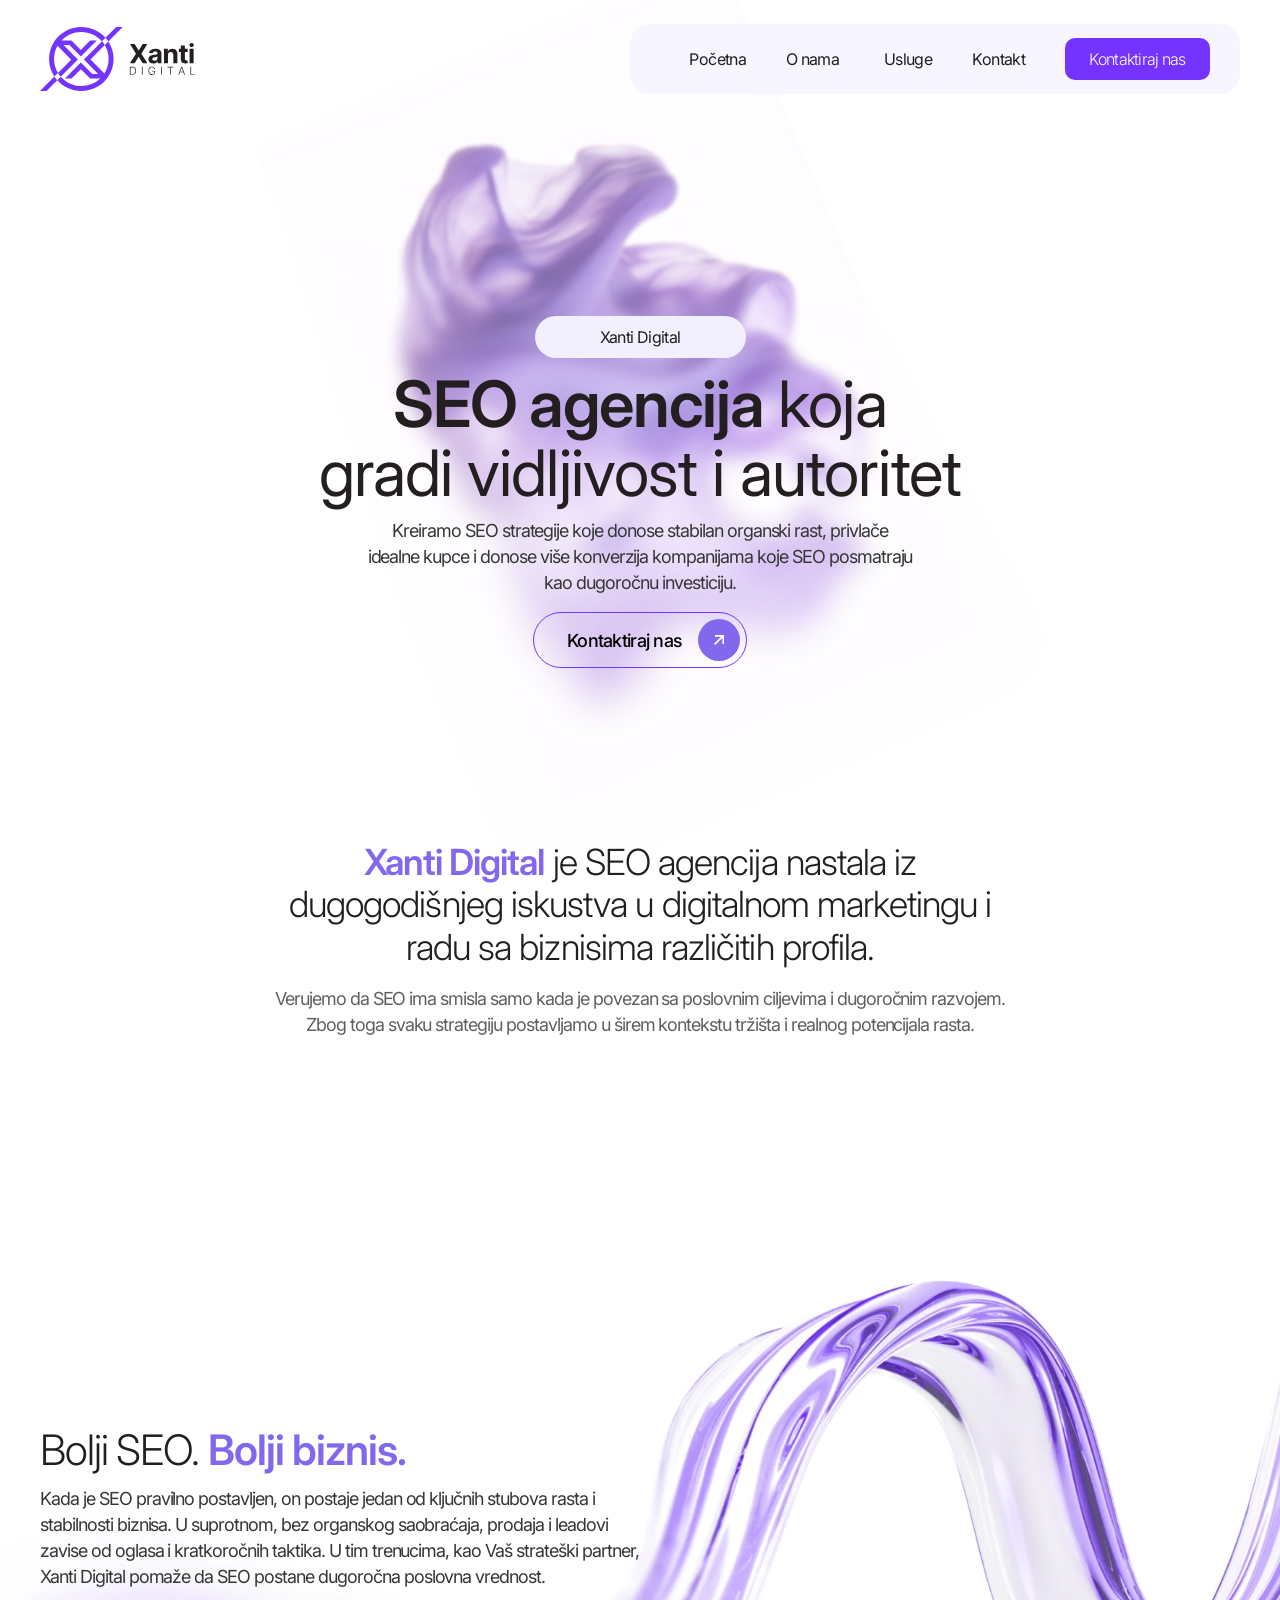
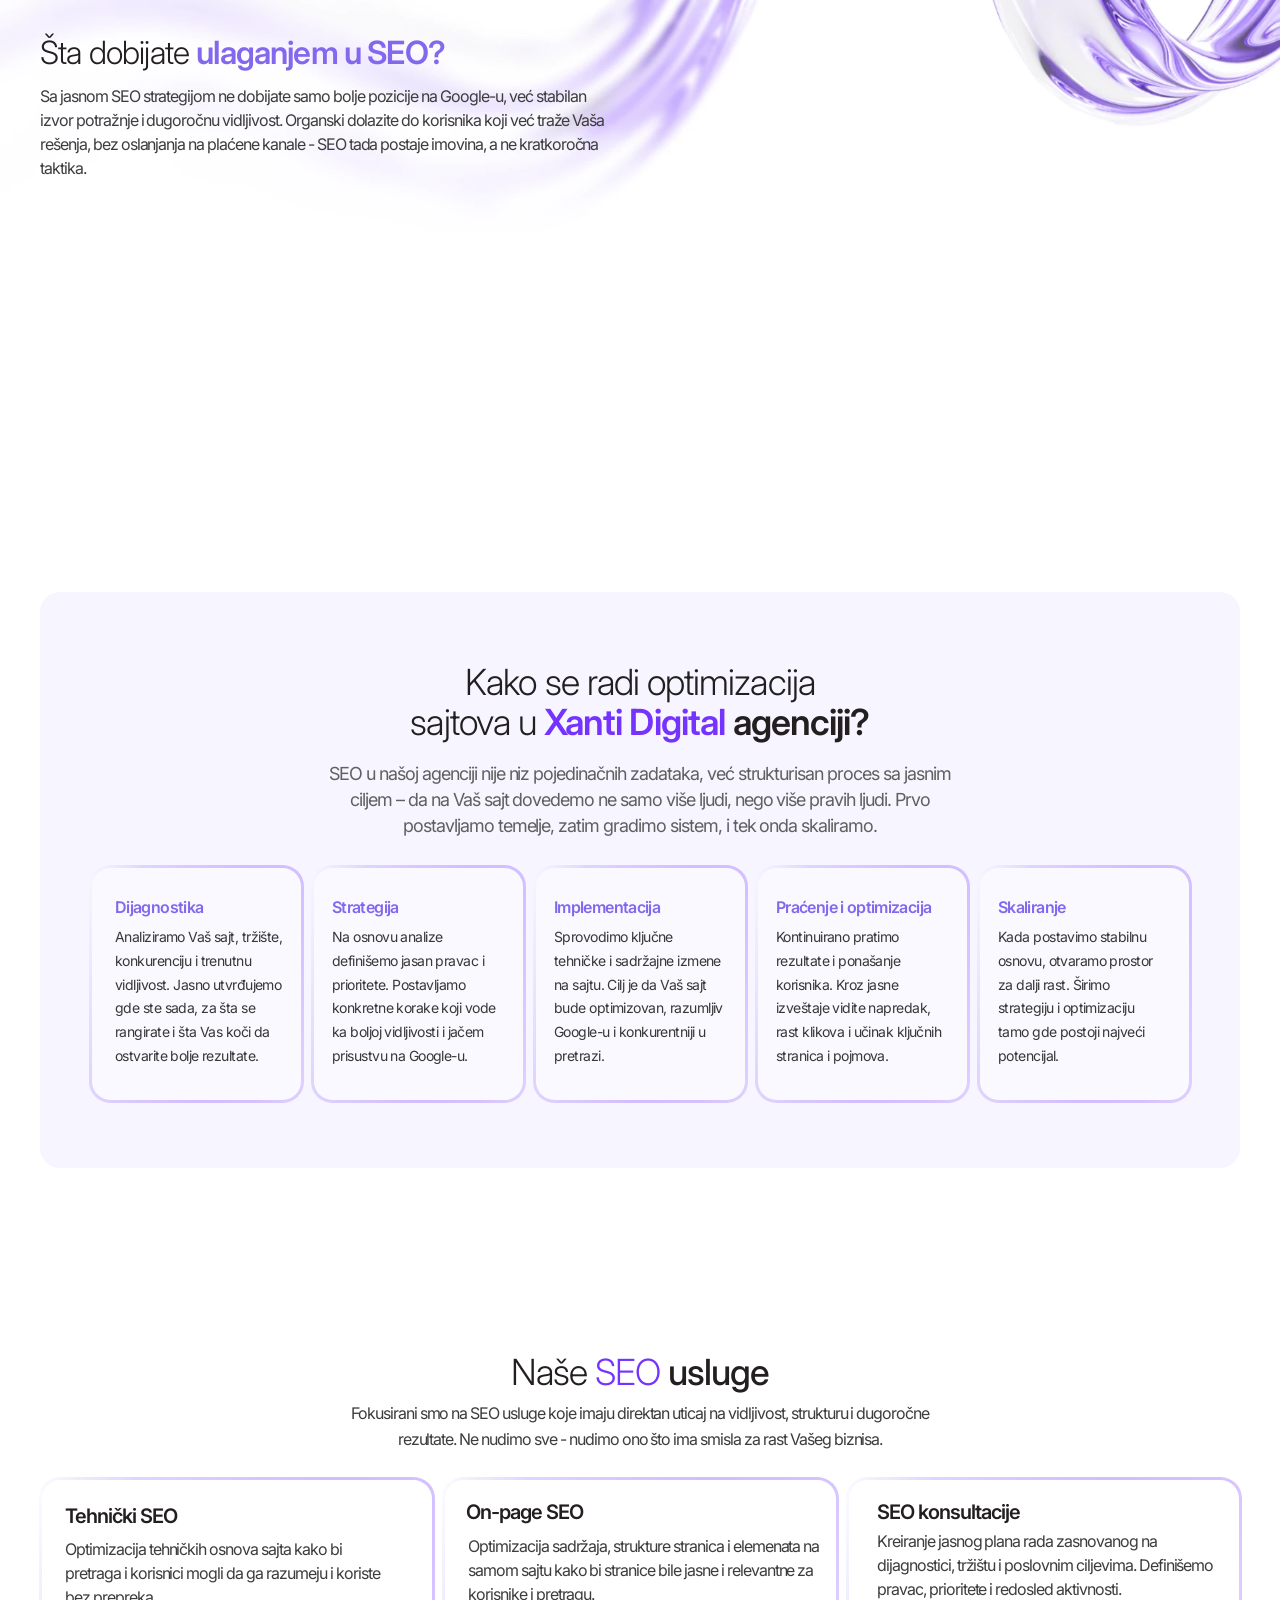
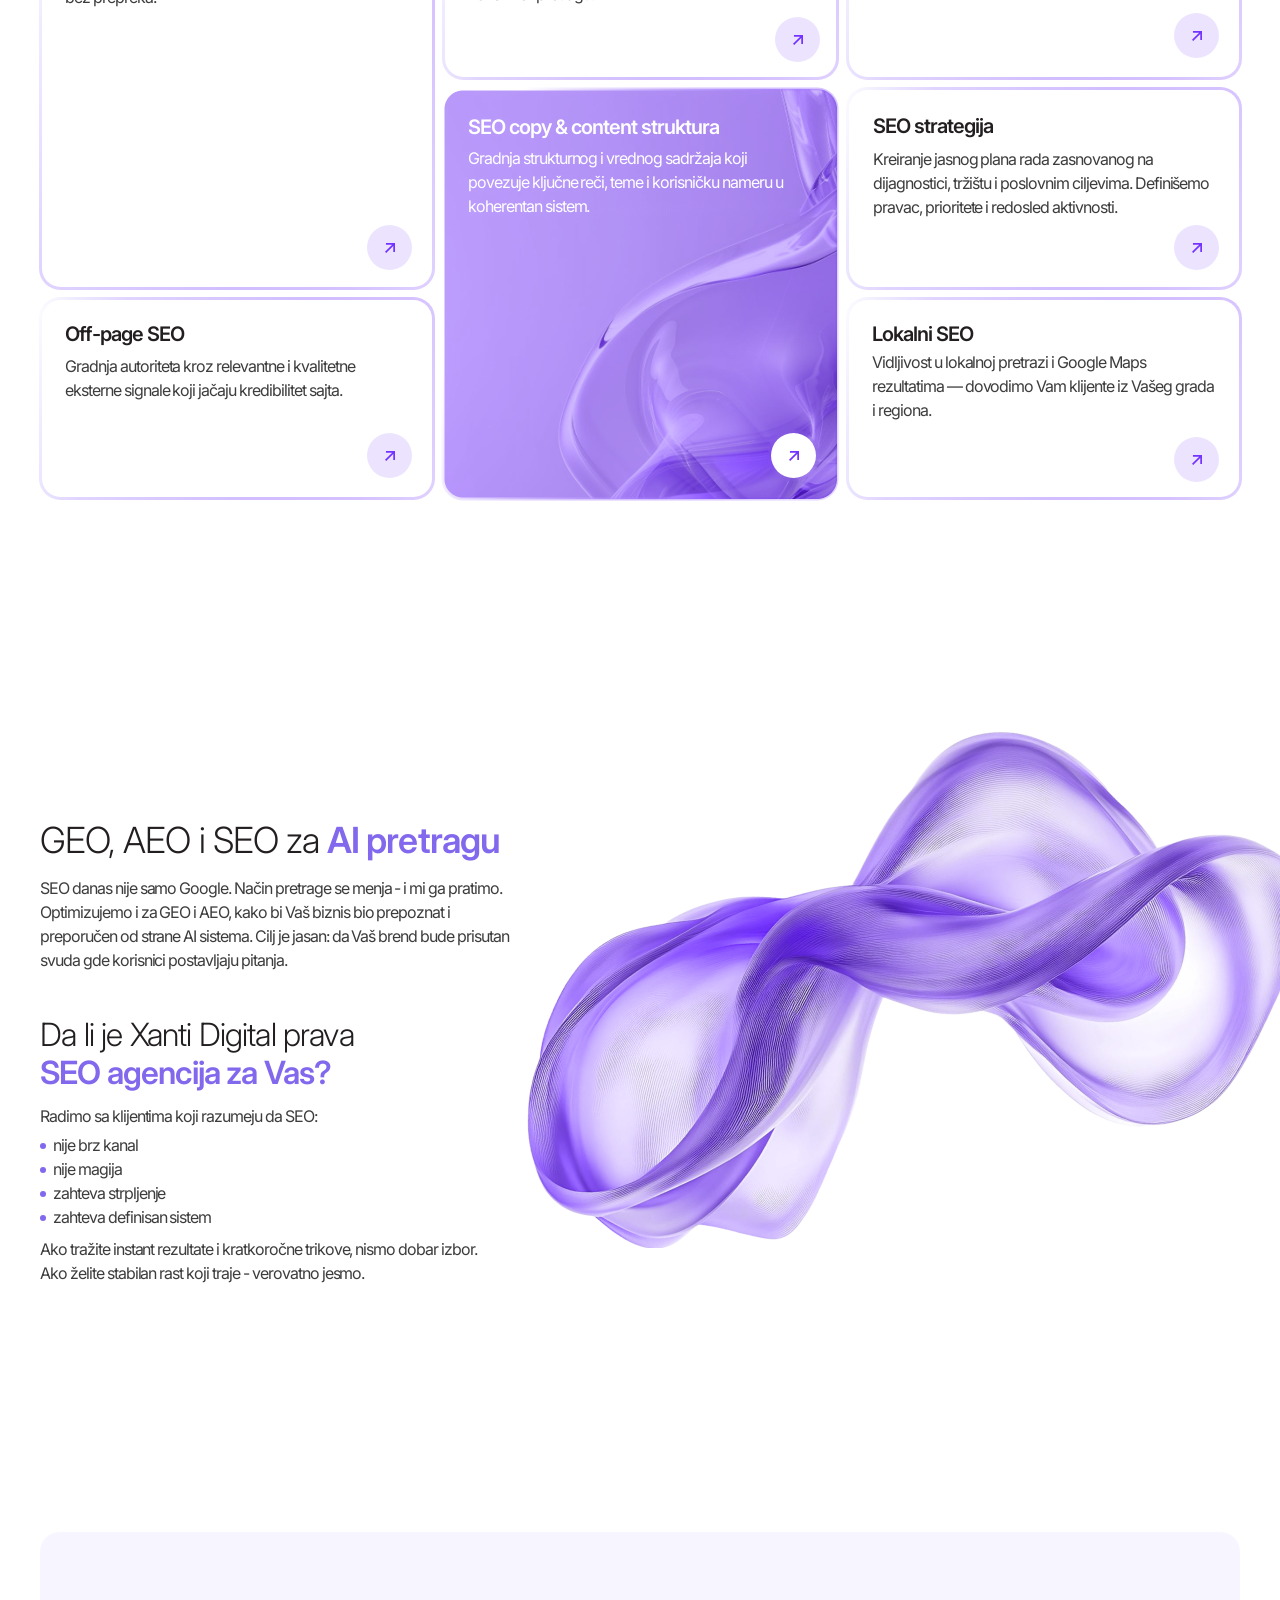
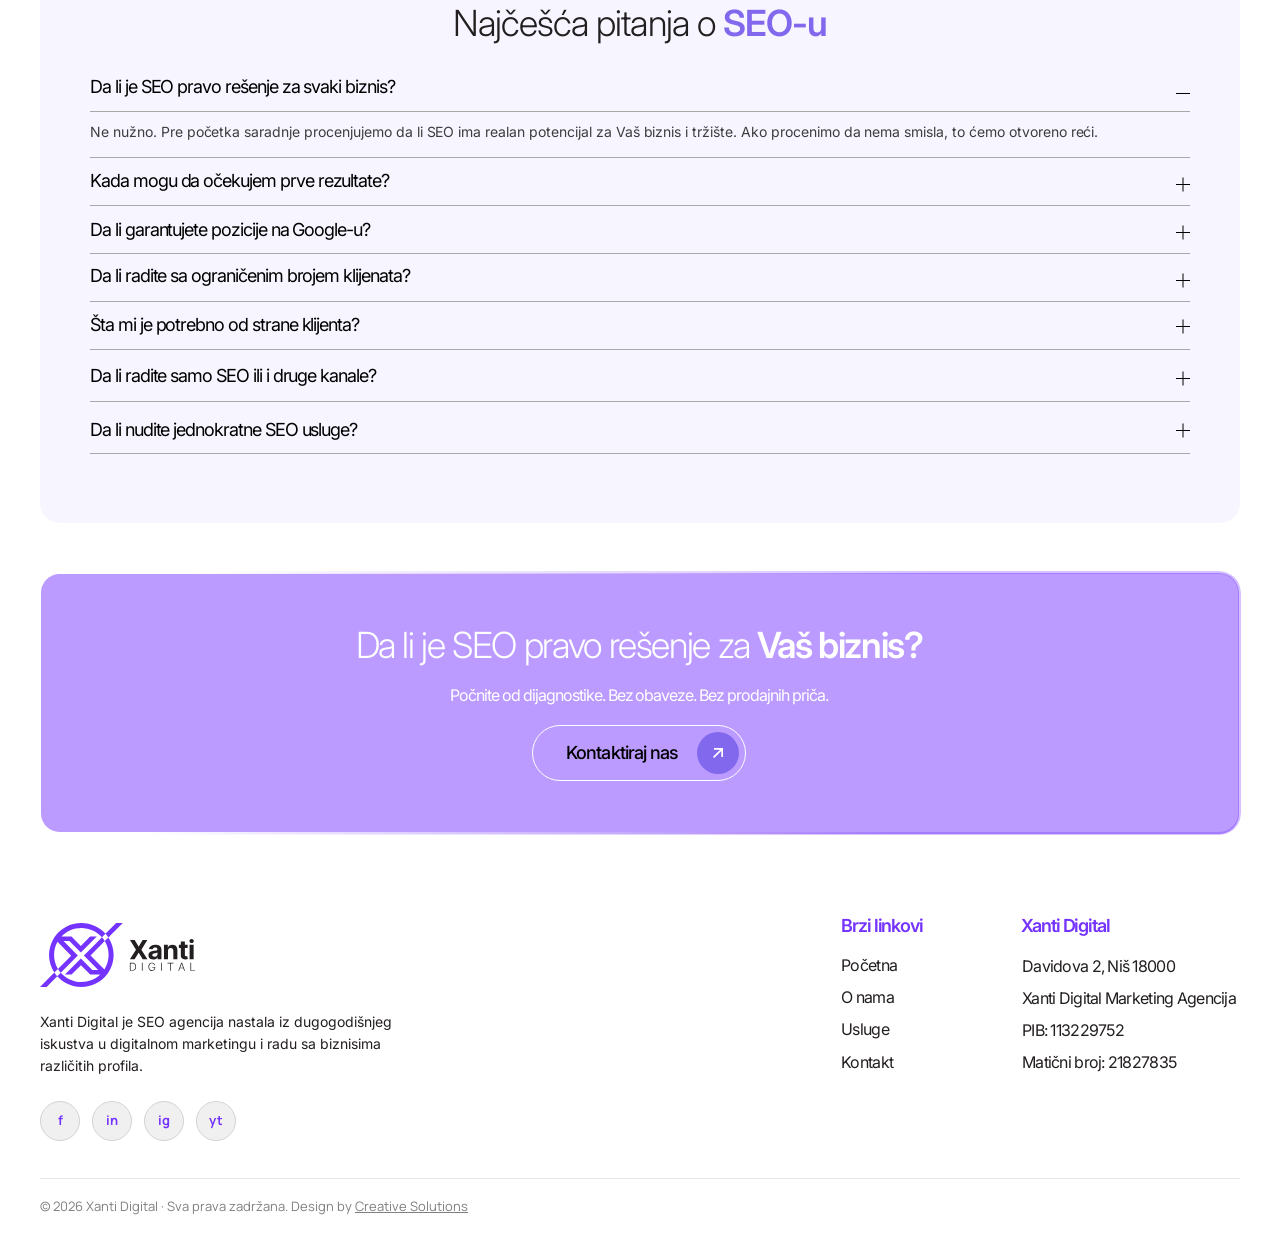
<file: index.html>
<!DOCTYPE html>
<html lang="sr">
<head>
<meta charset="UTF-8">
<meta name="viewport" content="width=device-width, initial-scale=1.0">
<title>Xanti Digital — SEO agencija koja gradi vidljivost i autoritet</title>
<meta name="description" content="Xanti Digital je SEO agencija koja kreira strategije za stabilan organski rast, više konverzija i dugoročnu vidljivost na Google-u i AI pretrazi.">
<link rel="preconnect" href="https://fonts.googleapis.com">
<link rel="preconnect" href="https://fonts.gstatic.com" crossorigin>
<link href="https://fonts.googleapis.com/css2?family=Inter:wght@300;400;500;600;700&family=Manrope:wght@400;700&display=swap" rel="stylesheet">
<link rel="stylesheet" href="styles.css">
</head>
<body>

<!-- Header -->
<header class="site-header">
  <div class="nav-wrap">
    <a href="index.html" class="logo" aria-label="Xanti Digital">
      <img src="assets/logo.svg" alt="Xanti Digital" width="155" height="64">
    </a>
    <div class="nav-pill">
      <nav class="main-nav" id="mainNav">
        <a href="index.html">Početna</a>
        <a href="index.html#o-nama">O nama</a>
        <div class="nav-item">
          <a href="usluge.html" aria-haspopup="true">Usluge</a>
          <div class="sub-menu">
            <a href="seo-strategija.html">SEO strategija</a>
            <a href="tehnicki-seo.html">Tehnički SEO</a>
            <a href="on-page-seo.html">On-page SEO</a>
            <a href="usluge.html#off-page-seo">Off-page SEO</a>
            <a href="usluge.html#seo-copy">SEO copy &amp; content struktura</a>
            <a href="usluge.html#lokalni-seo">Lokalni SEO</a>
            <a href="usluge.html#seo-konsultacije">SEO konsultacije</a>
          </div>
        </div>
        <a href="#kontakt">Kontakt</a>
      </nav>
      <a href="#kontakt" class="btn btn-primary nav-cta">Kontaktiraj nas</a>
    </div>
    <button class="menu-toggle" id="menuToggle" aria-label="Meni" aria-expanded="false">
      <span></span><span></span><span></span>
    </button>
  </div>
</header>

<!-- Top stage: hero + about + better-seo share the big wave backdrop -->
<div class="top-stage">
  <!-- Hero -->
  <section class="hero">
    <div class="hero-cloud" aria-hidden="true"></div>
    <div class="container hero-inner">
      <span class="pill">Xanti Digital</span>
      <h1>
        <span class="semibold">SEO agencija</span> koja<br>
        gradi vidljivost i autoritet
      </h1>
      <p class="hero-sub">
        Kreiramo SEO strategije koje donose stabilan organski rast, privlače idealne kupce
        i donose više konverzija kompanijama koje SEO posmatraju kao dugoročnu investiciju.
      </p>
      <a href="#kontakt" class="btn btn-outline btn-lg">
        Kontaktiraj nas
        <span class="btn-arrow" aria-hidden="true"></span>
      </a>
    </div>
  </section>

  <!-- About -->
  <section class="about" id="o-nama">
    <div class="container">
      <h2 class="about-title">
        <span class="accent semibold">Xanti Digital</span>
        <span class="light">je SEO agencija nastala iz dugogodišnjeg iskustva u digitalnom marketingu i radu sa biznisima različitih profila.</span>
      </h2>
      <p class="about-sub">
        Verujemo da SEO ima smisla samo kada je povezan sa poslovnim ciljevima i dugoročnim razvojem.
        Zbog toga svaku strategiju postavljamo u širem kontekstu tržišta i realnog potencijala rasta.
      </p>
    </div>
  </section>

  <!-- Wave (Figma 19:128 / 0:4): rendered export, anchored to the top of the Better SEO section -->
  <div class="wave-anchor" aria-hidden="true">
    <img src="assets/wave-figma.webp" alt="" class="stage-wave" width="1770" height="2000">
  </div>

  <!-- Better SEO -->
  <section class="better-seo">
    <div class="container">
      <div class="better-grid">
        <div>
          <h2 class="section-title">
            <span class="light">Bolji SEO.</span>
            <span class="accent semibold">Bolji biznis.</span>
          </h2>
          <p class="muted">
            Kada je SEO pravilno postavljen, on postaje jedan od ključnih stubova rasta i stabilnosti biznisa.
            U suprotnom, bez organskog saobraćaja, prodaja i leadovi zavise od oglasa i kratkoročnih taktika.
            U tim trenucima, kao Vaš strateški partner, Xanti Digital pomaže da SEO postane dugoročna poslovna vrednost.
          </p>
        </div>
        <div class="sub-block">
          <h2 class="sub-title">
            <span class="light">Šta dobijate</span>
            <span class="accent semibold">ulaganjem u SEO?</span>
          </h2>
          <p class="muted">
            Sa jasnom SEO strategijom ne dobijate samo bolje pozicije na Google-u, već stabilan izvor potražnje
            i dugoročnu vidljivost. Organski dolazite do korisnika koji već traže Vaša rešenja, bez oslanjanja
            na plaćene kanale - SEO tada postaje imovina, a ne kratkoročna taktika.
          </p>
        </div>
      </div>
    </div>
  </section>
</div>

<!-- Process -->
<section class="process">
  <div class="container">
    <div class="process-card">
      <h2 class="section-title center">
        <span class="light">Kako se radi optimizacija<br>sajtova u </span>
        <span class="accent semibold">Xanti Digital</span>
        <span class="semibold"> agenciji?</span>
      </h2>
      <p class="muted center process-intro">
        SEO u našoj agenciji nije niz pojedinačnih zadataka, već strukturisan proces sa jasnim ciljem –
        da na Vaš sajt dovedemo ne samo više ljudi, nego više pravih ljudi. Prvo postavljamo temelje,
        zatim gradimo sistem, i tek onda skaliramo.
      </p>

      <div class="process-steps">
        <article class="step-card">
          <h3>Dijagnostika</h3>
          <p>Analiziramo Vaš sajt, tržište, konkurenciju i trenutnu vidljivost. Jasno utvrđujemo gde ste sada, za šta se rangirate i šta Vas koči da ostvarite bolje rezultate.</p>
        </article>
        <article class="step-card">
          <h3>Strategija</h3>
          <p>Na osnovu analize definišemo jasan pravac i prioritete. Postavljamo konkretne korake koji vode ka boljoj vidljivosti i jačem prisustvu na Google-u.</p>
        </article>
        <article class="step-card">
          <h3>Implementacija</h3>
          <p>Sprovodimo ključne tehničke i sadržajne izmene na sajtu. Cilj je da Vaš sajt bude optimizovan, razumljiv Google-u i konkurentniji u pretrazi.</p>
        </article>
        <article class="step-card">
          <h3>Praćenje i optimizacija</h3>
          <p>Kontinuirano pratimo rezultate i ponašanje korisnika. Kroz jasne izveštaje vidite napredak, rast klikova i učinak ključnih stranica i pojmova.</p>
        </article>
        <article class="step-card">
          <h3>Skaliranje</h3>
          <p>Kada postavimo stabilnu osnovu, otvaramo prostor za dalji rast. Širimo strategiju i optimizaciju tamo gde postoji najveći potencijal.</p>
        </article>
      </div>
    </div>
  </div>
</section>

<!-- Services -->
<section class="services" id="usluge">
  <div class="container">
    <div class="section-head center">
      <h2 class="section-title">
        <span class="light">Naše </span>
        <span class="accent light">SEO</span>
        <span class="medium"> usluge</span>
      </h2>
      <p class="muted">
        Fokusirani smo na SEO usluge koje imaju direktan uticaj na vidljivost, strukturu i dugoročne rezultate.
        Ne nudimo sve - nudimo ono što ima smisla za rast Vašeg biznisa.
      </p>
    </div>

    <div class="services-grid">
      <article class="service-card service-card--tehnicki">
        <h3>Tehnički SEO</h3>
        <p>Optimizacija tehničkih osnova sajta kako bi pretraga i korisnici mogli da ga razumeju i koriste bez prepreka.</p>
        <a class="service-arrow" href="tehnicki-seo.html" aria-label="Tehnički SEO"></a>
      </article>

      <article class="service-card service-card--onpage">
        <h3>On-page SEO</h3>
        <p>Optimizacija sadržaja, strukture stranica i elemenata na samom sajtu kako bi stranice bile jasne i relevantne za korisnike i pretragu.</p>
        <a class="service-arrow" href="on-page-seo.html" aria-label="On-page SEO"></a>
      </article>

      <article class="service-card service-card--kons">
        <h3>SEO konsultacije</h3>
        <p>Kreiranje jasnog plana rada zasnovanog na dijagnostici, tržištu i poslovnim ciljevima. Definišemo pravac, prioritete i redosled aktivnosti.</p>
        <a class="service-arrow" href="usluge.html#seo-konsultacije" aria-label="SEO konsultacije"></a>
      </article>

      <article class="service-card service-card--copy service-card--accent">
        <h3>SEO copy &amp; content struktura</h3>
        <p>Gradnja strukturnog i vrednog sadržaja koji povezuje ključne reči, teme i korisničku nameru u koherentan sistem.</p>
        <a class="service-arrow" href="usluge.html#seo-copy" aria-label="SEO copy &amp; content struktura"></a>
      </article>

      <article class="service-card service-card--strat">
        <h3>SEO strategija</h3>
        <p>Kreiranje jasnog plana rada zasnovanog na dijagnostici, tržištu i poslovnim ciljevima. Definišemo pravac, prioritete i redosled aktivnosti.</p>
        <a class="service-arrow" href="seo-strategija.html" aria-label="SEO strategija"></a>
      </article>

      <article class="service-card service-card--offpage">
        <h3>Off-page SEO</h3>
        <p>Gradnja autoriteta kroz relevantne i kvalitetne eksterne signale koji jačaju kredibilitet sajta.</p>
        <a class="service-arrow" href="usluge.html#off-page-seo" aria-label="Off-page SEO"></a>
      </article>

      <article class="service-card service-card--lokalni">
        <h3>Lokalni SEO</h3>
        <p>Vidljivost u lokalnoj pretrazi i Google Maps rezultatima — dovodimo Vam klijente iz Vašeg grada i regiona.</p>
        <a class="service-arrow" href="usluge.html#lokalni-seo" aria-label="Lokalni SEO"></a>
      </article>
    </div>
  </div>
</section>

<!-- GEO/AEO/AI section -->
<section class="geo">
  <div class="geo-swirl" aria-hidden="true"></div>
  <div class="container">
    <div class="geo-content">
      <h2 class="section-title">
        <span class="light">GEO, AEO i SEO za </span>
        <span class="accent semibold">AI pretragu</span>
      </h2>
      <p class="muted">
        SEO danas nije samo Google. Način pretrage se menja - i mi ga pratimo.
        Optimizujemo i za GEO i AEO, kako bi Vaš biznis bio prepoznat i preporučen od strane AI sistema.
        Cilj je jasan: da Vaš brend bude prisutan svuda gde korisnici postavljaju pitanja.
      </p>

      <div class="sub-block">
      <h2 class="sub-title">
        <span class="light">Da li je Xanti Digital prava</span>
        <span class="accent semibold">SEO agencija za Vas?</span>
      </h2>
      <p class="muted">Radimo sa klijentima koji razumeju da SEO:</p>
      <ul class="dot-list">
        <li>nije brz kanal</li>
        <li>nije magija</li>
        <li>zahteva strpljenje</li>
        <li>zahteva definisan sistem</li>
      </ul>
      <p class="muted">
        Ako tražite instant rezultate i kratkoročne trikove, nismo dobar izbor.<br>
        Ako želite stabilan rast koji traje - verovatno jesmo.
      </p>
      </div>
    </div>
  </div>
</section>

<!-- FAQ -->
<section class="faq">
  <div class="container">
    <div class="faq-card">
      <h2 class="section-title center">
        <span class="light">Najčešća pitanja o </span>
        <span class="accent semibold">SEO-u</span>
      </h2>
      <details class="faq-item" open>
        <summary>Da li je SEO pravo rešenje za svaki biznis?</summary>
        <div class="faq-answer">Ne nužno. Pre početka saradnje procenjujemo da li SEO ima realan potencijal za Vaš biznis i tržište. Ako procenimo da nema smisla, to ćemo otvoreno reći.</div>
      </details>
      <details class="faq-item">
        <summary>Kada mogu da očekujem prve rezultate?</summary>
        <div class="faq-answer">Prve pomake vidimo već u prvih 2–3 meseca, ali stabilni organski rast obično se gradi u roku od 6–12 meseci, u zavisnosti od tržišta i stanja sajta.</div>
      </details>
      <details class="faq-item">
        <summary>Da li garantujete pozicije na Google-u?</summary>
        <div class="faq-answer">Ne. Garancije pozicija su crvena zastava u SEO industriji. Garantujemo proces, transparentnost i rad baziran na podacima.</div>
      </details>
      <details class="faq-item">
        <summary>Da li radite sa ograničenim brojem klijenata?</summary>
        <div class="faq-answer">Da. Svaka saradnja zahteva dubinsku analizu i posvećeno vreme, pa pažljivo biramo klijente sa kojima radimo.</div>
      </details>
      <details class="faq-item">
        <summary>Šta mi je potrebno od strane klijenta?</summary>
        <div class="faq-answer">Pristup sajtu i analitici, jasna slika o biznis ciljevima i spremnost za saradnju na sadržaju. Sve ostalo vodimo mi.</div>
      </details>
      <details class="faq-item">
        <summary>Da li radite samo SEO ili i druge kanale?</summary>
        <div class="faq-answer">Primarno smo SEO agencija, ali imamo iskustvo sa content marketingom i performansama koji se prirodno nadovezuju na SEO rad.</div>
      </details>
      <details class="faq-item">
        <summary>Da li nudite jednokratne SEO usluge?</summary>
        <div class="faq-answer">Da, za dijagnostiku, audit i konsultacije. Za pun učinak, SEO zahteva kontinuiran rad — tu preporučujemo dugoročnu saradnju.</div>
      </details>
    </div>
  </div>
</section>

<!-- CTA -->
<section class="cta" id="kontakt">
  <div class="container">
    <div class="cta-card">
      <h2>
        <span class="light">Da li je SEO pravo rešenje za</span>
        <span class="medium"> Vaš biznis?</span>
      </h2>
      <p>Počnite od dijagnostike. Bez obaveze. Bez prodajnih priča.</p>
      <a href="mailto:info@xantidigital.rs" class="btn btn-ghost-light btn-lg">
        Kontaktiraj nas
        <span class="btn-arrow" aria-hidden="true"></span>
      </a>
    </div>
  </div>
</section>

<!-- Footer -->
<footer class="site-footer">
  <div class="container footer-grid">
    <div class="footer-brand">
      <img src="assets/logo.svg" alt="Xanti Digital" class="footer-logo">
      <p>Xanti Digital je SEO agencija nastala iz dugogodišnjeg iskustva u digitalnom marketingu i radu sa biznisima različitih profila.</p>
      <div class="socials">
        <a href="#" aria-label="Facebook">f</a>
        <a href="#" aria-label="LinkedIn">in</a>
        <a href="#" aria-label="Instagram">ig</a>
        <a href="#" aria-label="YouTube">yt</a>
      </div>
    </div>
    <div class="footer-col">
      <h4>Brzi linkovi</h4>
      <ul>
        <li><a href="index.html">Početna</a></li>
        <li><a href="index.html#o-nama">O nama</a></li>
        <li><a href="usluge.html">Usluge</a></li>
        <li><a href="#kontakt">Kontakt</a></li>
      </ul>
    </div>
    <div class="footer-col">
      <h4>Xanti Digital</h4>
      <address>
        Davidova 2, Niš 18000<br>
        Xanti Digital Marketing Agencija<br>
        PIB: 113229752<br>
        Matični broj: 21827835
      </address>
    </div>
  </div>
  <div class="container footer-bottom">
    <small>© 2026 Xanti Digital · Sva prava zadržana. Design by <a href="#">Creative Solutions</a></small>
  </div>
</footer>

<script src="script.js"></script>
</body>
</html>
</file>
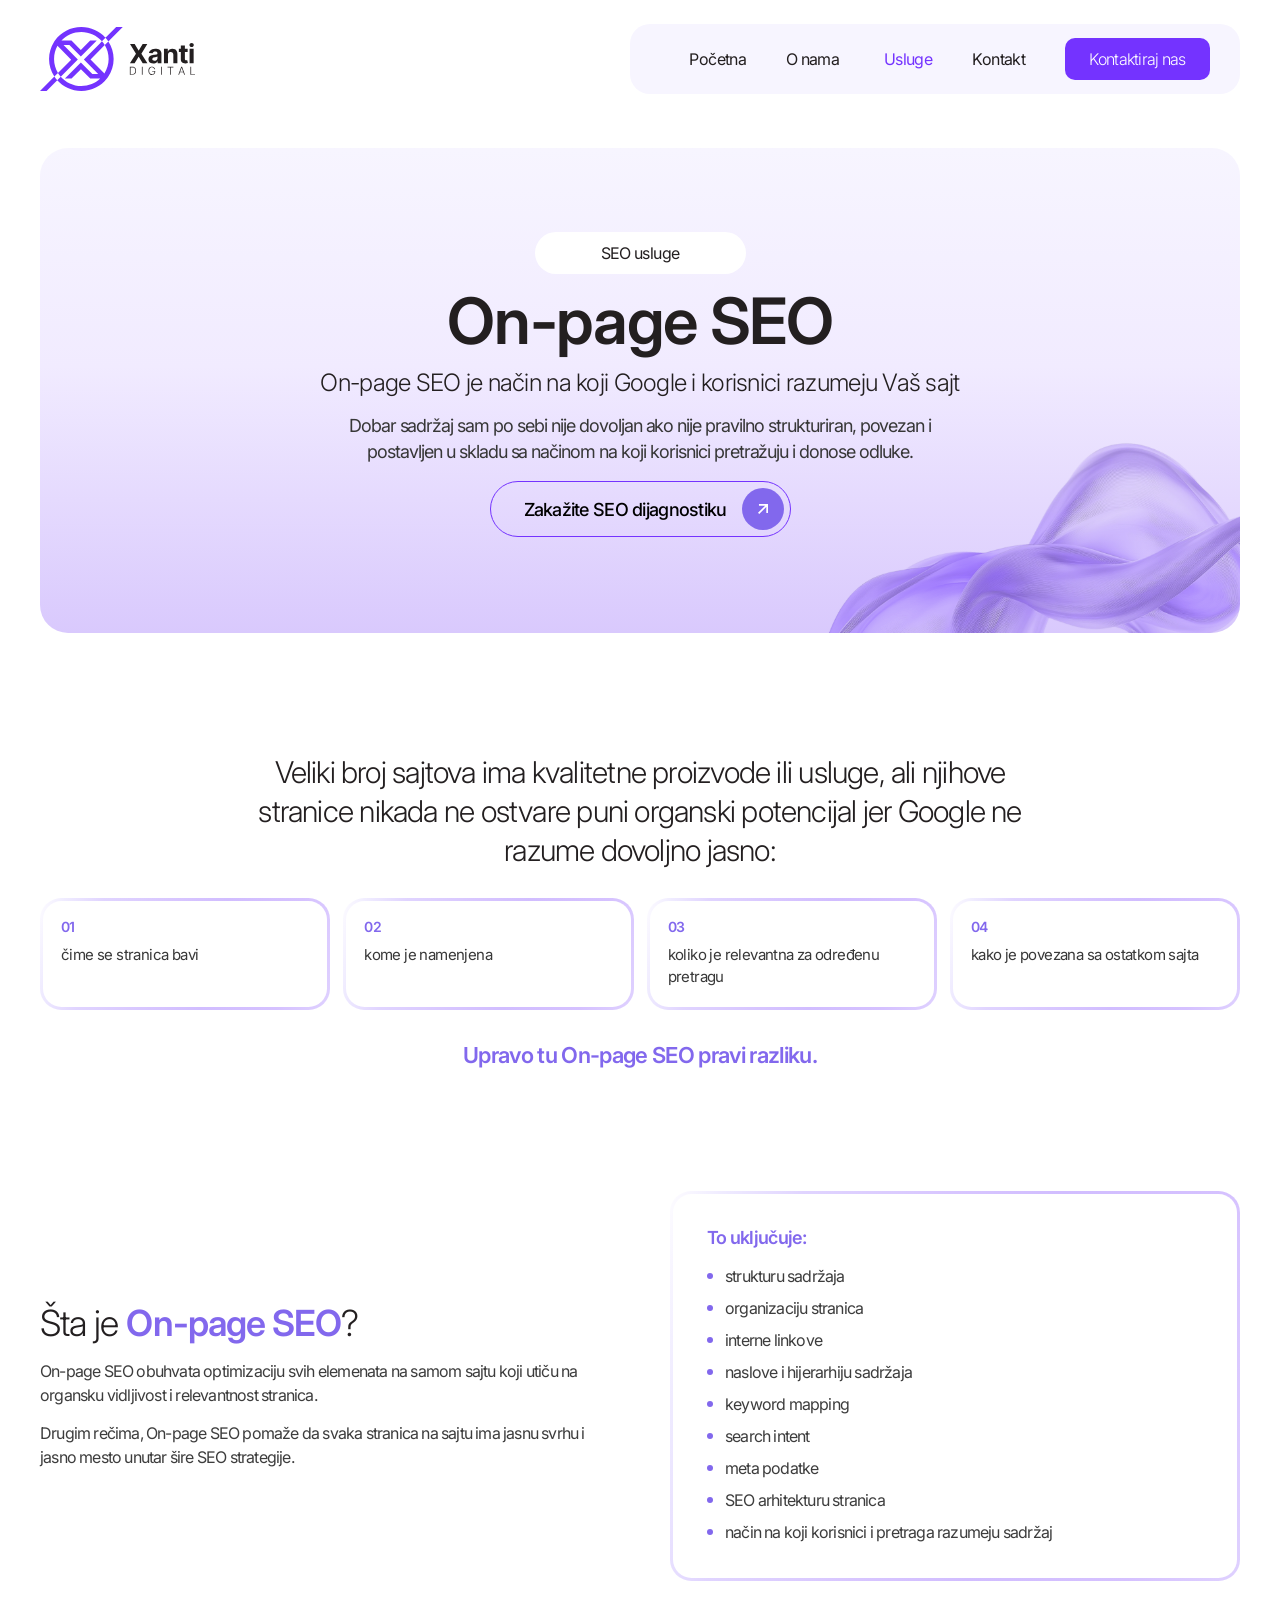
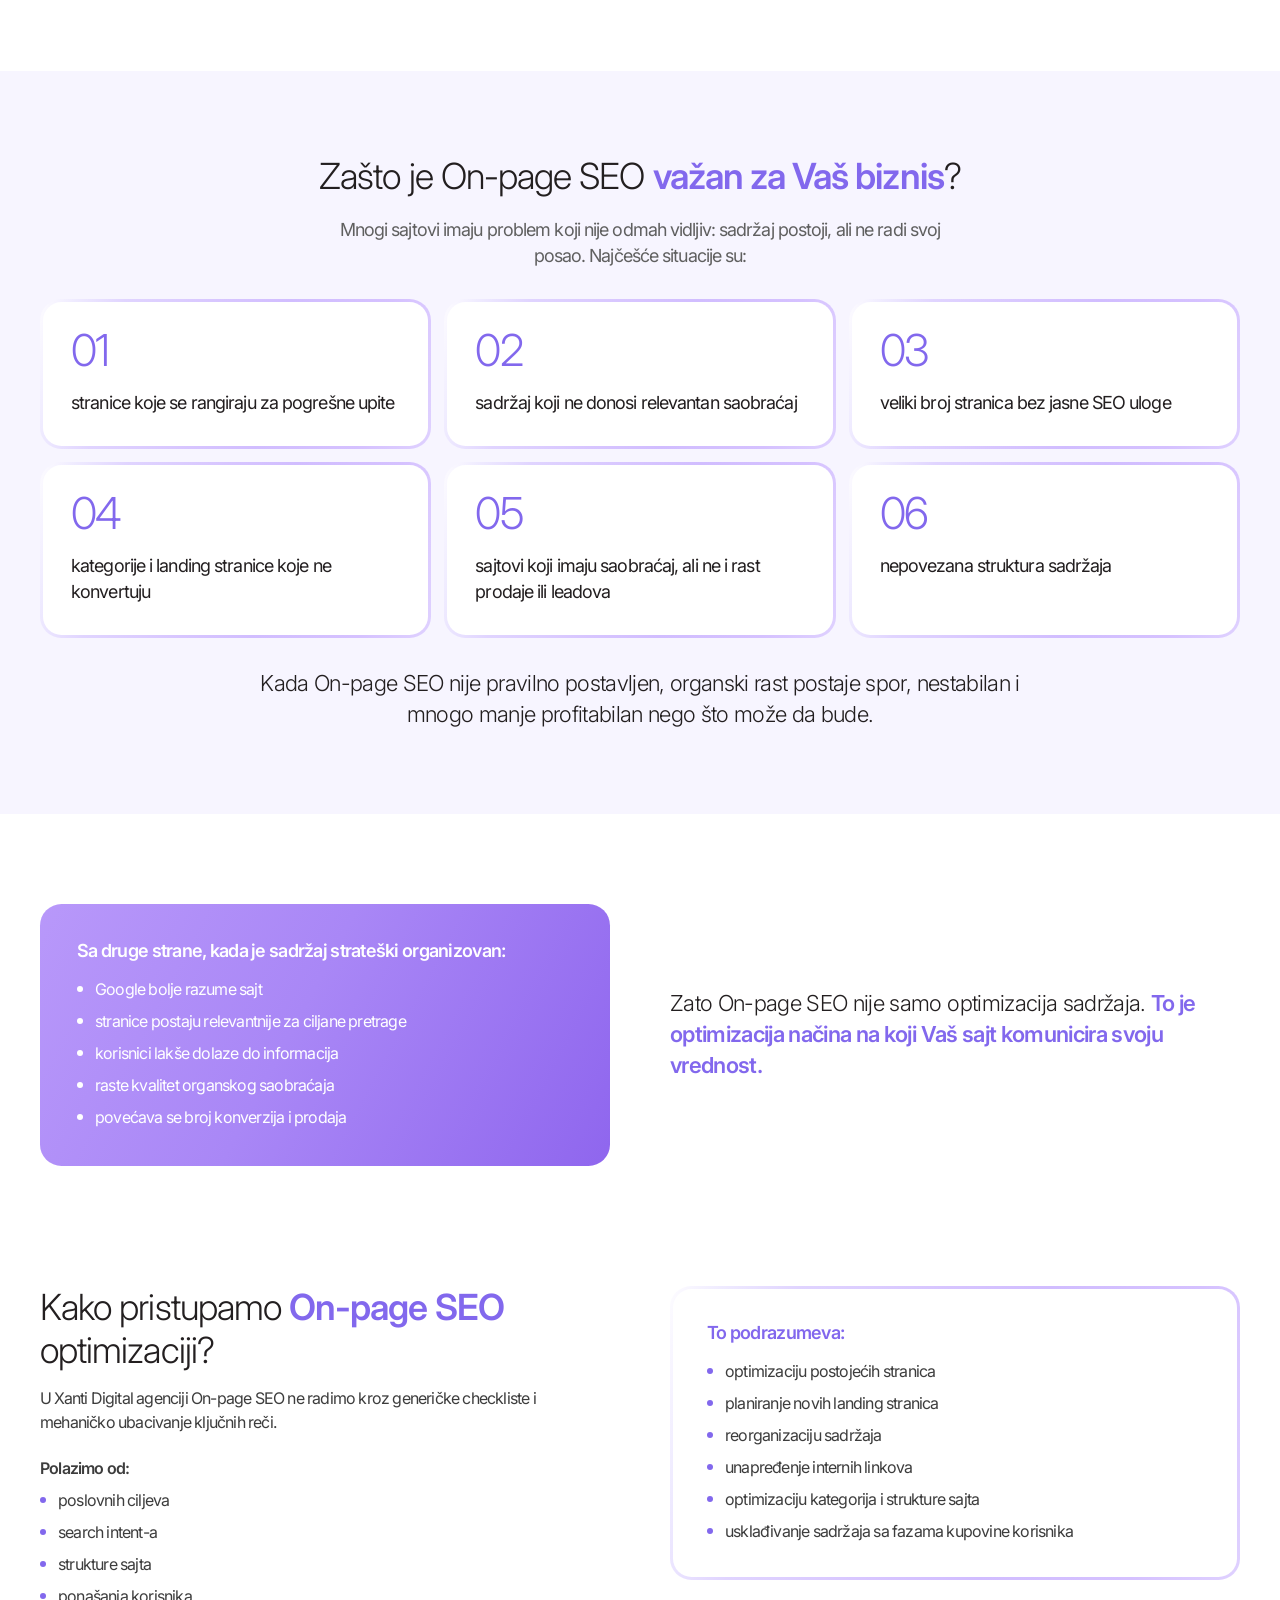
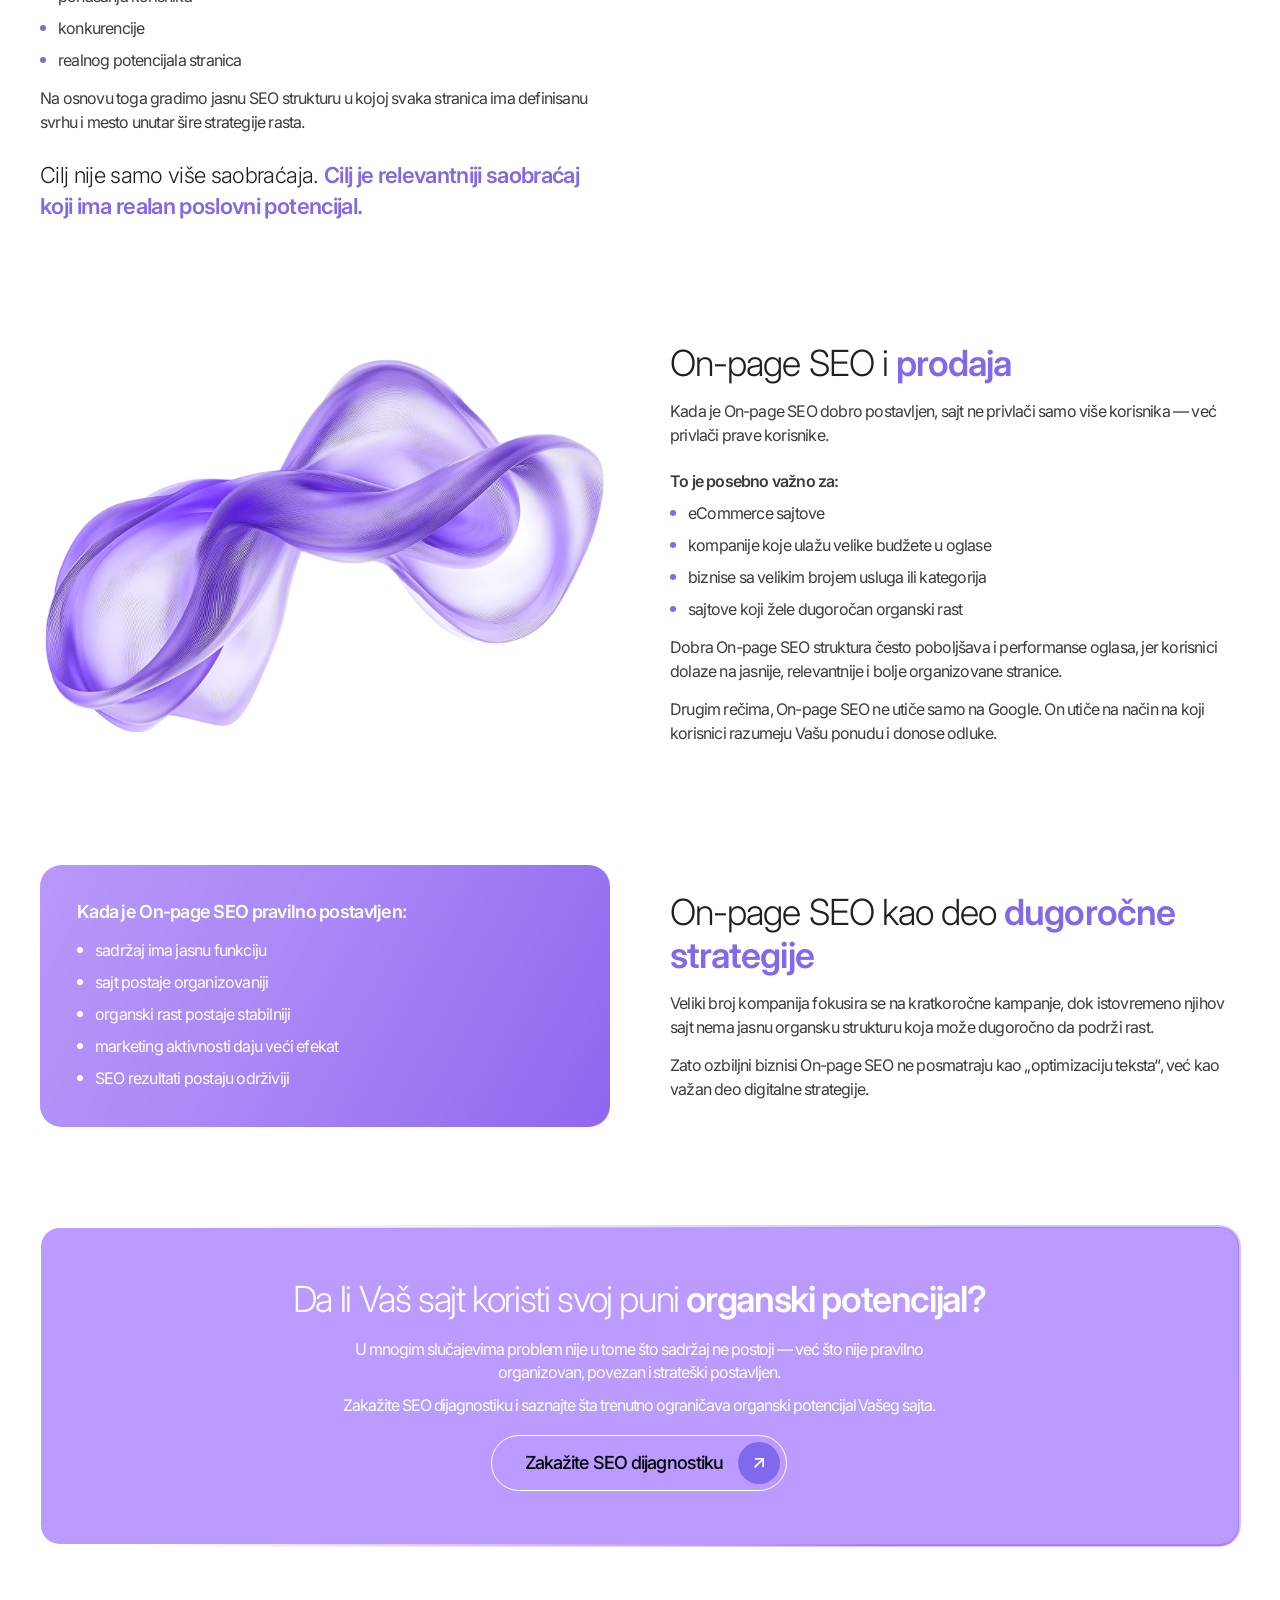
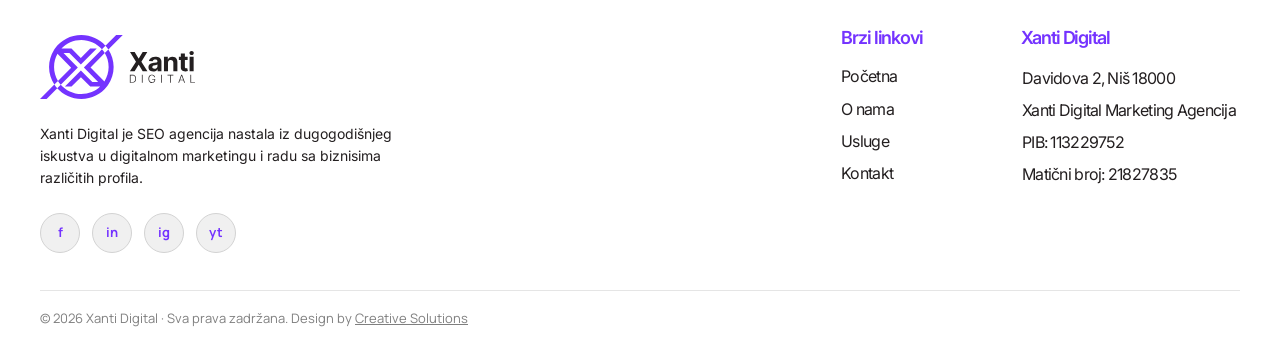
<file: on-page-seo.html>
<!DOCTYPE html>
<html lang="sr">
<head>
<meta charset="UTF-8">
<meta name="viewport" content="width=device-width, initial-scale=1.0">
<title>On-page SEO — Xanti Digital</title>
<meta name="description" content="On-page SEO: struktura sadržaja, interni linkovi, search intent i SEO arhitektura stranica koje donose relevantan organski saobraćaj.">
<link rel="preconnect" href="https://fonts.googleapis.com">
<link rel="preconnect" href="https://fonts.gstatic.com" crossorigin>
<link href="https://fonts.googleapis.com/css2?family=Inter:wght@300;400;500;600;700&family=Manrope:wght@400;700&display=swap" rel="stylesheet">
<link rel="stylesheet" href="styles.css">
</head>
<body class="inner">

<!-- Header -->
<header class="site-header">
  <div class="nav-wrap">
    <a href="index.html" class="logo" aria-label="Xanti Digital">
      <img src="assets/logo.svg" alt="Xanti Digital" width="155" height="64">
    </a>
    <div class="nav-pill">
      <nav class="main-nav" id="mainNav">
        <a href="index.html">Početna</a>
        <a href="index.html#o-nama">O nama</a>
        <div class="nav-item">
          <a href="usluge.html" aria-current="page" aria-haspopup="true">Usluge</a>
          <div class="sub-menu">
            <a href="seo-strategija.html">SEO strategija</a>
            <a href="tehnicki-seo.html">Tehnički SEO</a>
            <a href="on-page-seo.html">On-page SEO</a>
            <a href="usluge.html#off-page-seo">Off-page SEO</a>
            <a href="usluge.html#seo-copy">SEO copy &amp; content struktura</a>
            <a href="usluge.html#lokalni-seo">Lokalni SEO</a>
            <a href="usluge.html#seo-konsultacije">SEO konsultacije</a>
          </div>
        </div>
        <a href="#kontakt">Kontakt</a>
      </nav>
      <a href="#kontakt" class="btn btn-primary nav-cta">Kontaktiraj nas</a>
    </div>
    <button class="menu-toggle" id="menuToggle" aria-label="Meni" aria-expanded="false">
      <span></span><span></span><span></span>
    </button>
  </div>
</header>


<main>
<section class="hero hero--inner hero--panel">
  <div class="container hero-inner">
    <div class="hero-panel">
    <span class="pill">SEO usluge</span>
    <h1><span class="semibold">On-page SEO</span></h1>
    <p class="hero-kicker">On-page SEO je način na koji Google i korisnici razumeju Vaš sajt</p>
    <p class="hero-sub">Dobar sadržaj sam po sebi nije dovoljan ako nije pravilno strukturiran, povezan i postavljen u skladu sa načinom na koji korisnici pretražuju i donose odluke.</p>
    <a href="#kontakt" class="btn btn-outline btn-lg">
      Zakažite SEO dijagnostiku
      <span class="btn-arrow" aria-hidden="true"></span>
    </a>
    </div>
  </div>
</section>
<section class="section">
  <div class="container">
    <div class="lead-center">
          <p class="lead-big">Veliki broj sajtova ima kvalitetne proizvode ili usluge, ali njihove stranice nikada ne ostvare puni organski potencijal jer Google ne razume dovoljno jasno:</p>

    </div>
    <div class="tile-grid">
        <div class="tile"><span class="tile-num">01</span>čime se stranica bavi</div>
        <div class="tile"><span class="tile-num">02</span>kome je namenjena</div>
        <div class="tile"><span class="tile-num">03</span>koliko je relevantna za određenu pretragu</div>
        <div class="tile"><span class="tile-num">04</span>kako je povezana sa ostatkom sajta</div>
      </div>
      <p class="closing"><strong>Upravo tu On-page SEO pravi razliku.</strong></p>
  </div>
</section>
<section class="section">
  <div class="container">
    <div class="split">
        <div class="text">
          <h2 class="section-title"><span class="light">Šta je </span><span class="accent semibold">On-page SEO</span><span class="light">?</span></h2>
          <p>On-page SEO obuhvata optimizaciju svih elemenata na samom sajtu koji utiču na organsku vidljivost i relevantnost stranica.</p>
          <p>Drugim rečima, On-page SEO pomaže da svaka stranica na sajtu ima jasnu svrhu i jasno mesto unutar šire SEO strategije.</p>
        </div>
        <div class="list-card">
          <p class="list-label">To uključuje:</p>
          <ul class="check-list">
            <li>strukturu sadržaja</li>
            <li>organizaciju stranica</li>
            <li>interne linkove</li>
            <li>naslove i hijerarhiju sadržaja</li>
            <li>keyword mapping</li>
            <li>search intent</li>
            <li>meta podatke</li>
            <li>SEO arhitekturu stranica</li>
            <li>način na koji korisnici i pretraga razumeju sadržaj</li>
          </ul>
        </div>
    </div>
  </div>
</section>
<section class="section section--tint">
  <div class="container">
    <div class="tiles-head">
      <h2 class="section-title center"><span class="light">Zašto je On-page SEO </span><span class="accent semibold">važan za Vaš biznis</span><span class="light">?</span></h2>
          <p class="panel-intro">Mnogi sajtovi imaju problem koji nije odmah vidljiv: sadržaj postoji, ali ne radi svoj posao. Najčešće situacije su:</p>
    </div>
      <div class="feature-grid">
        <div class="feature"><span class="feature-num">01</span>stranice koje se rangiraju za pogrešne upite</div>
        <div class="feature"><span class="feature-num">02</span>sadržaj koji ne donosi relevantan saobraćaj</div>
        <div class="feature"><span class="feature-num">03</span>veliki broj stranica bez jasne SEO uloge</div>
        <div class="feature"><span class="feature-num">04</span>kategorije i landing stranice koje ne konvertuju</div>
        <div class="feature"><span class="feature-num">05</span>sajtovi koji imaju saobraćaj, ali ne i rast prodaje ili leadova</div>
        <div class="feature"><span class="feature-num">06</span>nepovezana struktura sadržaja</div>
      </div>
      <p class="closing">Kada On-page SEO nije pravilno postavljen, organski rast postaje spor, nestabilan i mnogo manje profitabilan nego što može da bude.</p>
  </div>
</section>
<section class="section">
  <div class="container">
    <div class="split">
        <div class="list-card list-card--accent">
          <p class="list-label">Sa druge strane, kada je sadržaj strateški organizovan:</p>
          <ul class="check-list">
            <li>Google bolje razume sajt</li>
            <li>stranice postaju relevantnije za ciljane pretrage</li>
            <li>korisnici lakše dolaze do informacija</li>
            <li>raste kvalitet organskog saobraćaja</li>
            <li>povećava se broj konverzija i prodaja</li>
          </ul>
        </div>
        <div class="text">
          <p class="closing">Zato On-page SEO nije samo optimizacija sadržaja. <strong>To je optimizacija načina na koji Vaš sajt komunicira svoju vrednost.</strong></p>
        </div>
    </div>
  </div>
</section>
<section class="section">
  <div class="container">
    <div class="split split--top">
        <div class="text">
          <h2 class="section-title"><span class="light">Kako pristupamo </span><span class="accent semibold">On-page SEO</span><span class="light"> optimizaciji?</span></h2>
          <p>U Xanti Digital agenciji On-page SEO ne radimo kroz generičke checkliste i mehaničko ubacivanje ključnih reči.</p>
          <p class="list-label">Polazimo od:</p>
          <ul class="check-list">
            <li>poslovnih ciljeva</li>
            <li>search intent-a</li>
            <li>strukture sajta</li>
            <li>ponašanja korisnika</li>
            <li>konkurencije</li>
            <li>realnog potencijala stranica</li>
          </ul>
          <p>Na osnovu toga gradimo jasnu SEO strukturu u kojoj svaka stranica ima definisanu svrhu i mesto unutar šire strategije rasta.</p>
          <p class="closing">Cilj nije samo više saobraćaja. <strong>Cilj je relevantniji saobraćaj koji ima realan poslovni potencijal.</strong></p>
        </div>
        <div class="list-card">
          <p class="list-label">To podrazumeva:</p>
          <ul class="check-list">
            <li>optimizaciju postojećih stranica</li>
            <li>planiranje novih landing stranica</li>
            <li>reorganizaciju sadržaja</li>
            <li>unapređenje internih linkova</li>
            <li>optimizaciju kategorija i strukture sajta</li>
            <li>usklađivanje sadržaja sa fazama kupovine korisnika</li>
          </ul>
        </div>
    </div>
  </div>
</section>
<section class="section">
  <div class="container">
    <div class="split">
        <div class="split-art" aria-hidden="true"></div>
        <div class="text">
          <h2 class="section-title"><span class="light">On-page SEO i </span><span class="accent semibold">prodaja</span></h2>
          <p>Kada je On-page SEO dobro postavljen, sajt ne privlači samo više korisnika — već privlači prave korisnike.</p>
          <p class="list-label">To je posebno važno za:</p>
          <ul class="check-list">
            <li>eCommerce sajtove</li>
            <li>kompanije koje ulažu velike budžete u oglase</li>
            <li>biznise sa velikim brojem usluga ili kategorija</li>
            <li>sajtove koji žele dugoročan organski rast</li>
          </ul>
          <p>Dobra On-page SEO struktura često poboljšava i performanse oglasa, jer korisnici dolaze na jasnije, relevantnije i bolje organizovane stranice.</p>
          <p>Drugim rečima, On-page SEO ne utiče samo na Google. On utiče na način na koji korisnici razumeju Vašu ponudu i donose odluke.</p>
        </div>
    </div>
  </div>
</section>
<section class="section">
  <div class="container">
    <div class="split">
        <div class="list-card list-card--accent">
          <p class="list-label">Kada je On-page SEO pravilno postavljen:</p>
          <ul class="check-list">
            <li>sadržaj ima jasnu funkciju</li>
            <li>sajt postaje organizovaniji</li>
            <li>organski rast postaje stabilniji</li>
            <li>marketing aktivnosti daju veći efekat</li>
            <li>SEO rezultati postaju održiviji</li>
          </ul>
        </div>
        <div class="text">
          <h2 class="section-title"><span class="light">On-page SEO kao deo </span><span class="accent semibold">dugoročne strategije</span></h2>
          <p>Veliki broj kompanija fokusira se na kratkoročne kampanje, dok istovremeno njihov sajt nema jasnu organsku strukturu koja može dugoročno da podrži rast.</p>
          <p>Zato ozbiljni biznisi On-page SEO ne posmatraju kao „optimizaciju teksta“, već kao važan deo digitalne strategije.</p>
        </div>
    </div>
  </div>
</section>
<section class="cta" id="kontakt">
  <div class="container">
    <div class="cta-card cta-card--auto">
      <h2><span class="light">Da li Vaš sajt koristi svoj puni</span><span class="medium"> organski potencijal?</span></h2>
      <p>U mnogim slučajevima problem nije u tome što sadržaj ne postoji — već što nije pravilno organizovan, povezan i strateški postavljen.</p>
      <p>Zakažite SEO dijagnostiku i saznajte šta trenutno ograničava organski potencijal Vašeg sajta.</p>
      <a href="mailto:info@xantidigital.rs" class="btn btn-ghost-light btn-lg btn-lg--wide">
        Zakažite SEO dijagnostiku
        <span class="btn-arrow" aria-hidden="true"></span>
      </a>
    </div>
  </div>
</section>
</main>

<!-- Footer -->
<footer class="site-footer">
  <div class="container footer-grid">
    <div class="footer-brand">
      <img src="assets/logo.svg" alt="Xanti Digital" class="footer-logo">
      <p>Xanti Digital je SEO agencija nastala iz dugogodišnjeg iskustva u digitalnom marketingu i radu sa biznisima različitih profila.</p>
      <div class="socials">
        <a href="#" aria-label="Facebook">f</a>
        <a href="#" aria-label="LinkedIn">in</a>
        <a href="#" aria-label="Instagram">ig</a>
        <a href="#" aria-label="YouTube">yt</a>
      </div>
    </div>
    <div class="footer-col">
      <h4>Brzi linkovi</h4>
      <ul>
        <li><a href="index.html">Početna</a></li>
        <li><a href="index.html#o-nama">O nama</a></li>
        <li><a href="usluge.html">Usluge</a></li>
        <li><a href="#kontakt">Kontakt</a></li>
      </ul>
    </div>
    <div class="footer-col">
      <h4>Xanti Digital</h4>
      <address>
        Davidova 2, Niš 18000<br>
        Xanti Digital Marketing Agencija<br>
        PIB: 113229752<br>
        Matični broj: 21827835
      </address>
    </div>
  </div>
  <div class="container footer-bottom">
    <small>© 2026 Xanti Digital · Sva prava zadržana. Design by <a href="#">Creative Solutions</a></small>
  </div>
</footer>

<script src="script.js"></script>
</body>
</html>
</file>
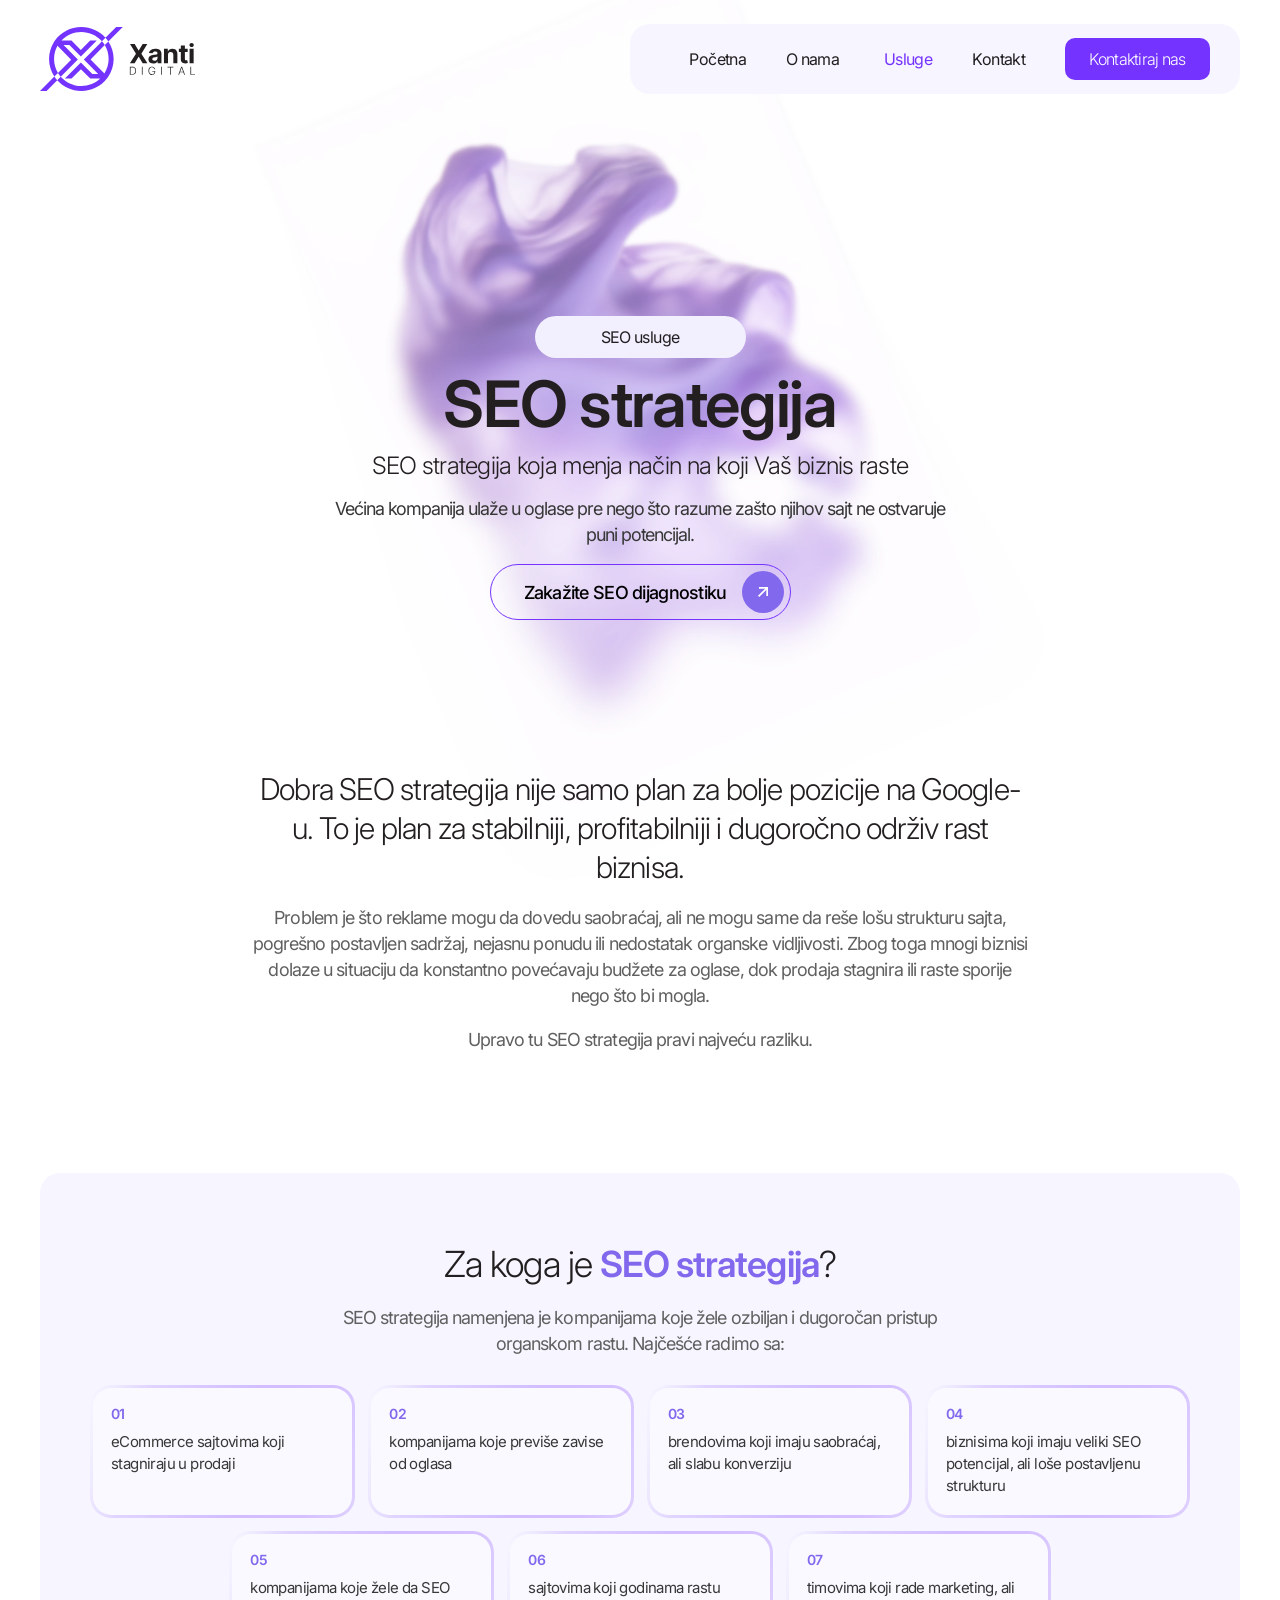
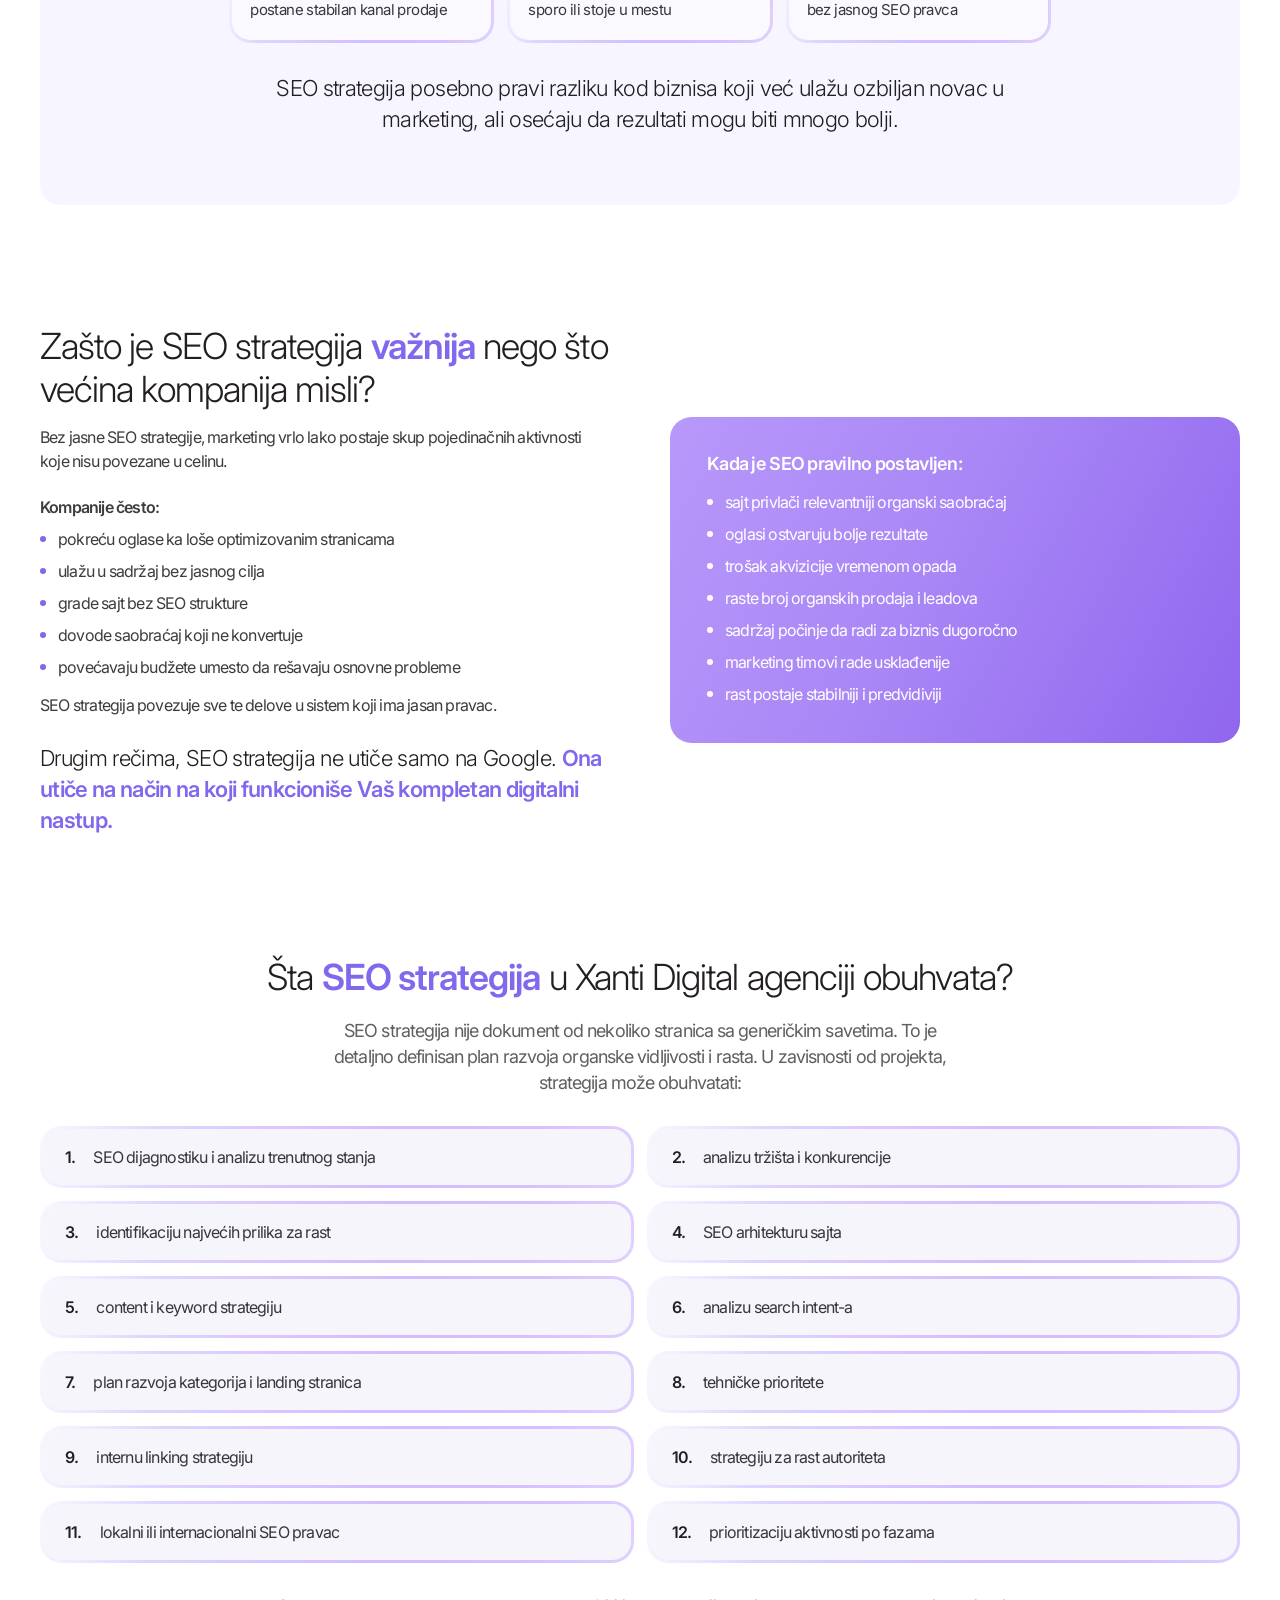
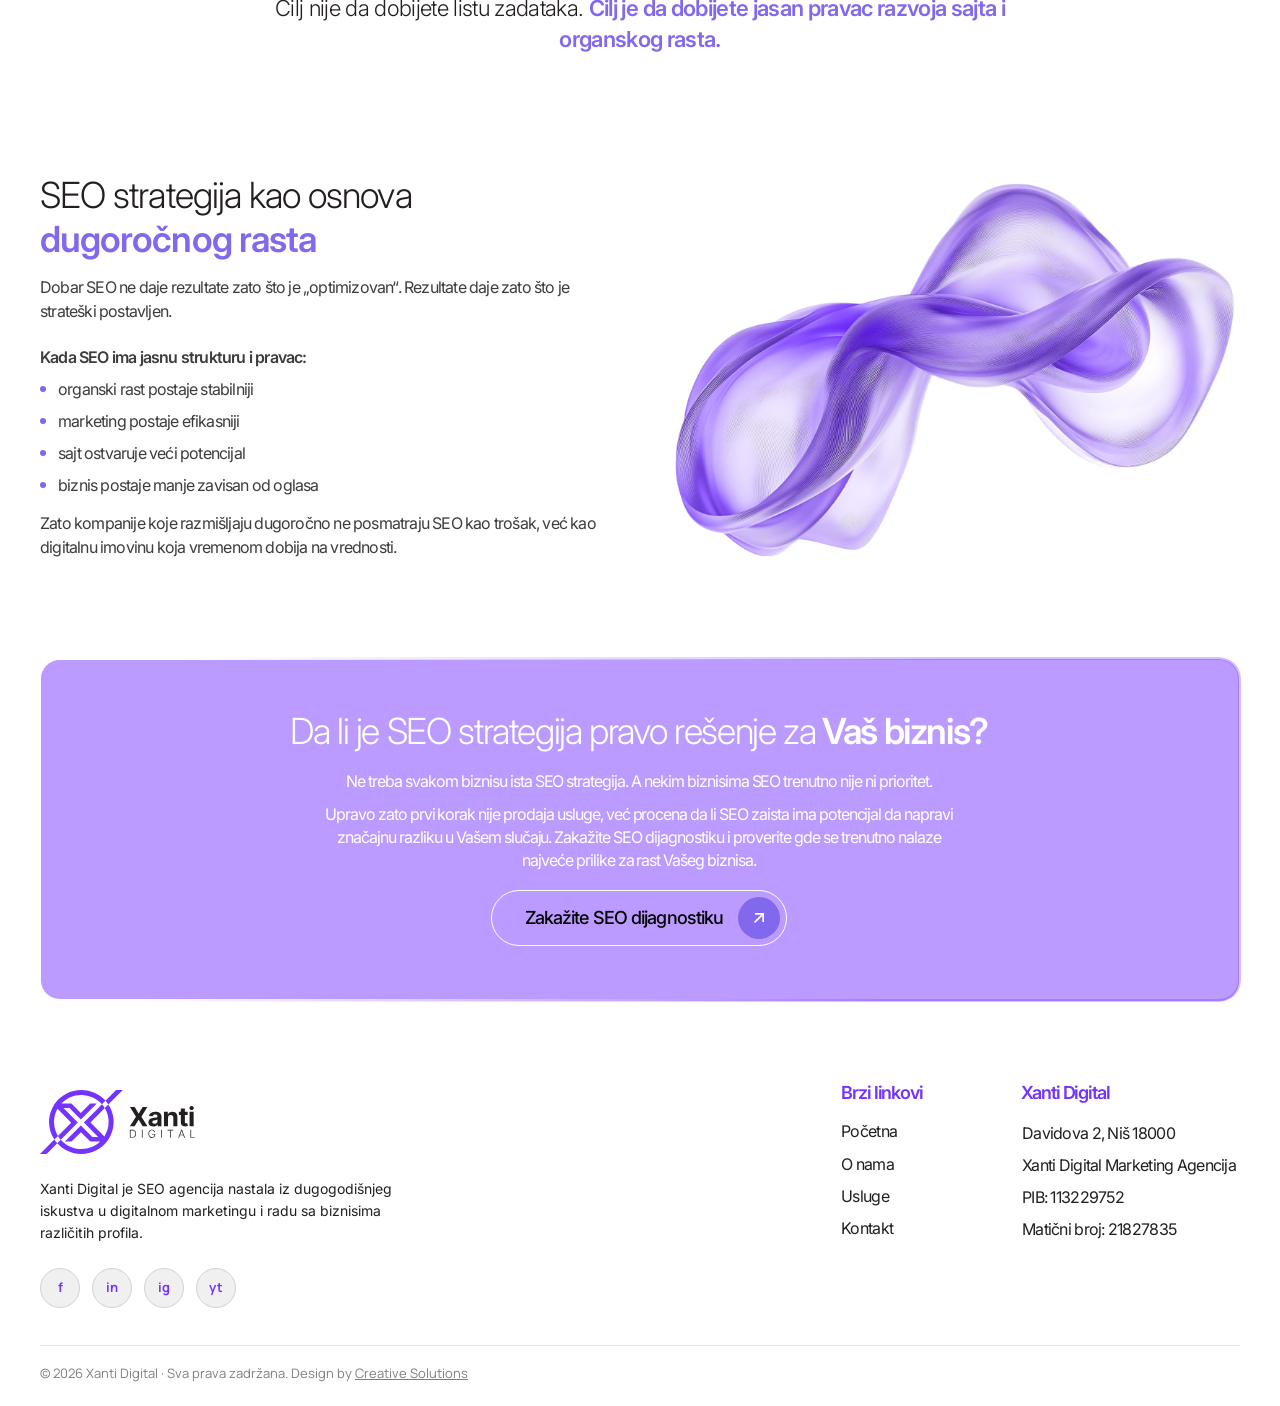
<file: seo-strategija.html>
<!DOCTYPE html>
<html lang="sr">
<head>
<meta charset="UTF-8">
<meta name="viewport" content="width=device-width, initial-scale=1.0">
<title>SEO strategija — Xanti Digital</title>
<meta name="description" content="SEO strategija koja menja način na koji Vaš biznis raste: plan za stabilniji, profitabilniji i dugoročno održiv organski rast.">
<link rel="preconnect" href="https://fonts.googleapis.com">
<link rel="preconnect" href="https://fonts.gstatic.com" crossorigin>
<link href="https://fonts.googleapis.com/css2?family=Inter:wght@300;400;500;600;700&family=Manrope:wght@400;700&display=swap" rel="stylesheet">
<link rel="stylesheet" href="styles.css">
</head>
<body class="inner">

<!-- Header -->
<header class="site-header">
  <div class="nav-wrap">
    <a href="index.html" class="logo" aria-label="Xanti Digital">
      <img src="assets/logo.svg" alt="Xanti Digital" width="155" height="64">
    </a>
    <div class="nav-pill">
      <nav class="main-nav" id="mainNav">
        <a href="index.html">Početna</a>
        <a href="index.html#o-nama">O nama</a>
        <div class="nav-item">
          <a href="usluge.html" aria-current="page" aria-haspopup="true">Usluge</a>
          <div class="sub-menu">
            <a href="seo-strategija.html">SEO strategija</a>
            <a href="tehnicki-seo.html">Tehnički SEO</a>
            <a href="on-page-seo.html">On-page SEO</a>
            <a href="usluge.html#off-page-seo">Off-page SEO</a>
            <a href="usluge.html#seo-copy">SEO copy &amp; content struktura</a>
            <a href="usluge.html#lokalni-seo">Lokalni SEO</a>
            <a href="usluge.html#seo-konsultacije">SEO konsultacije</a>
          </div>
        </div>
        <a href="#kontakt">Kontakt</a>
      </nav>
      <a href="#kontakt" class="btn btn-primary nav-cta">Kontaktiraj nas</a>
    </div>
    <button class="menu-toggle" id="menuToggle" aria-label="Meni" aria-expanded="false">
      <span></span><span></span><span></span>
    </button>
  </div>
</header>


<main>
<section class="hero hero--inner">
  <div class="hero-cloud" aria-hidden="true"></div>
  <div class="container hero-inner">
    <span class="pill">SEO usluge</span>
    <h1><span class="semibold">SEO strategija</span></h1>
    <p class="hero-kicker">SEO strategija koja menja način na koji Vaš biznis raste</p>
    <p class="hero-sub">Većina kompanija ulaže u oglase pre nego što razume zašto njihov sajt ne ostvaruje puni potencijal.</p>
    <a href="#kontakt" class="btn btn-outline btn-lg">
      Zakažite SEO dijagnostiku
      <span class="btn-arrow" aria-hidden="true"></span>
    </a>
  </div>
</section>
<section class="section">
  <div class="container">
    <div class="lead-center">
          <p class="lead-big">Dobra SEO strategija nije samo plan za bolje pozicije na Google-u. To je plan za stabilniji, profitabilniji i dugoročno održiv rast biznisa.</p>
          <p>Problem je što reklame mogu da dovedu saobraćaj, ali ne mogu same da reše lošu strukturu sajta, pogrešno postavljen sadržaj, nejasnu ponudu ili nedostatak organske vidljivosti. Zbog toga mnogi biznisi dolaze u situaciju da konstantno povećavaju budžete za oglase, dok prodaja stagnira ili raste sporije nego što bi mogla.</p>
          <p>Upravo tu SEO strategija pravi najveću razliku.</p>
    </div>
  </div>
</section>
<section class="section">
  <div class="container">
    <div class="panel">
      <h2 class="section-title center"><span class="light">Za koga je </span><span class="accent semibold">SEO strategija</span><span class="light">?</span></h2>
          <p class="panel-intro">SEO strategija namenjena je kompanijama koje žele ozbiljan i dugoročan pristup organskom rastu. Najčešće radimo sa:</p>
      <div class="tile-grid">
        <div class="tile"><span class="tile-num">01</span>eCommerce sajtovima koji stagniraju u prodaji</div>
        <div class="tile"><span class="tile-num">02</span>kompanijama koje previše zavise od oglasa</div>
        <div class="tile"><span class="tile-num">03</span>brendovima koji imaju saobraćaj, ali slabu konverziju</div>
        <div class="tile"><span class="tile-num">04</span>biznisima koji imaju veliki SEO potencijal, ali loše postavljenu strukturu</div>
        <div class="tile"><span class="tile-num">05</span>kompanijama koje žele da SEO postane stabilan kanal prodaje</div>
        <div class="tile"><span class="tile-num">06</span>sajtovima koji godinama rastu sporo ili stoje u mestu</div>
        <div class="tile"><span class="tile-num">07</span>timovima koji rade marketing, ali bez jasnog SEO pravca</div>
      </div>
      <p class="closing">SEO strategija posebno pravi razliku kod biznisa koji već ulažu ozbiljan novac u marketing, ali osećaju da rezultati mogu biti mnogo bolji.</p>
    </div>
  </div>
</section>
<section class="section">
  <div class="container">
    <div class="split">
        <div class="text">
          <h2 class="section-title"><span class="light">Zašto je SEO strategija </span><span class="accent semibold">važnija</span><span class="light"> nego što većina kompanija misli?</span></h2>
          <p>Bez jasne SEO strategije, marketing vrlo lako postaje skup pojedinačnih aktivnosti koje nisu povezane u celinu.</p>
          <p class="list-label">Kompanije često:</p>
          <ul class="check-list">
            <li>pokreću oglase ka loše optimizovanim stranicama</li>
            <li>ulažu u sadržaj bez jasnog cilja</li>
            <li>grade sajt bez SEO strukture</li>
            <li>dovode saobraćaj koji ne konvertuje</li>
            <li>povećavaju budžete umesto da rešavaju osnovne probleme</li>
          </ul>
          <p>SEO strategija povezuje sve te delove u sistem koji ima jasan pravac.</p>
          <p class="closing">Drugim rečima, SEO strategija ne utiče samo na Google. <strong>Ona utiče na način na koji funkcioniše Vaš kompletan digitalni nastup.</strong></p>
        </div>
        <div class="list-card list-card--accent">
          <p class="list-label">Kada je SEO pravilno postavljen:</p>
          <ul class="check-list">
            <li>sajt privlači relevantniji organski saobraćaj</li>
            <li>oglasi ostvaruju bolje rezultate</li>
            <li>trošak akvizicije vremenom opada</li>
            <li>raste broj organskih prodaja i leadova</li>
            <li>sadržaj počinje da radi za biznis dugoročno</li>
            <li>marketing timovi rade usklađenije</li>
            <li>rast postaje stabilniji i predvidiviji</li>
          </ul>
        </div>
    </div>
  </div>
</section>
<section class="section">
  <div class="container">
    <div class="tiles-head">
      <h2 class="section-title center"><span class="light">Šta </span><span class="accent semibold">SEO strategija</span><span class="light"> u Xanti Digital agenciji obuhvata?</span></h2>
          <p class="panel-intro">SEO strategija nije dokument od nekoliko stranica sa generičkim savetima. To je detaljno definisan plan razvoja organske vidljivosti i rasta. U zavisnosti od projekta, strategija može obuhvatati:</p>
    </div>
      <div class="row-list">
        <div class="row"><span class="row-num">1.</span><span>SEO dijagnostiku i analizu trenutnog stanja</span></div>
        <div class="row"><span class="row-num">2.</span><span>analizu tržišta i konkurencije</span></div>
        <div class="row"><span class="row-num">3.</span><span>identifikaciju najvećih prilika za rast</span></div>
        <div class="row"><span class="row-num">4.</span><span>SEO arhitekturu sajta</span></div>
        <div class="row"><span class="row-num">5.</span><span>content i keyword strategiju</span></div>
        <div class="row"><span class="row-num">6.</span><span>analizu search intent-a</span></div>
        <div class="row"><span class="row-num">7.</span><span>plan razvoja kategorija i landing stranica</span></div>
        <div class="row"><span class="row-num">8.</span><span>tehničke prioritete</span></div>
        <div class="row"><span class="row-num">9.</span><span>internu linking strategiju</span></div>
        <div class="row"><span class="row-num">10.</span><span>strategiju za rast autoriteta</span></div>
        <div class="row"><span class="row-num">11.</span><span>lokalni ili internacionalni SEO pravac</span></div>
        <div class="row"><span class="row-num">12.</span><span>prioritizaciju aktivnosti po fazama</span></div>
      </div>
      <p class="closing">Cilj nije da dobijete listu zadataka. <strong>Cilj je da dobijete jasan pravac razvoja sajta i organskog rasta.</strong></p>
  </div>
</section>
<section class="section">
  <div class="container">
    <div class="split">
        <div class="text">
          <h2 class="section-title"><span class="light">SEO strategija kao osnova </span><span class="accent semibold">dugoročnog rasta</span></h2>
          <p>Dobar SEO ne daje rezultate zato što je „optimizovan“. Rezultate daje zato što je strateški postavljen.</p>
          <p class="list-label">Kada SEO ima jasnu strukturu i pravac:</p>
          <ul class="check-list">
            <li>organski rast postaje stabilniji</li>
            <li>marketing postaje efikasniji</li>
            <li>sajt ostvaruje veći potencijal</li>
            <li>biznis postaje manje zavisan od oglasa</li>
          </ul>
          <p>Zato kompanije koje razmišljaju dugoročno ne posmatraju SEO kao trošak, već kao digitalnu imovinu koja vremenom dobija na vrednosti.</p>
        </div>
        <div class="split-art" aria-hidden="true"></div>
    </div>
  </div>
</section>
<section class="cta" id="kontakt">
  <div class="container">
    <div class="cta-card cta-card--auto">
      <h2><span class="light">Da li je SEO strategija pravo rešenje za</span><span class="medium"> Vaš biznis?</span></h2>
      <p>Ne treba svakom biznisu ista SEO strategija. A nekim biznisima SEO trenutno nije ni prioritet.</p>
      <p>Upravo zato prvi korak nije prodaja usluge, već procena da li SEO zaista ima potencijal da napravi značajnu razliku u Vašem slučaju. Zakažite SEO dijagnostiku i proverite gde se trenutno nalaze najveće prilike za rast Vašeg biznisa.</p>
      <a href="mailto:info@xantidigital.rs" class="btn btn-ghost-light btn-lg btn-lg--wide">
        Zakažite SEO dijagnostiku
        <span class="btn-arrow" aria-hidden="true"></span>
      </a>
    </div>
  </div>
</section>
</main>

<!-- Footer -->
<footer class="site-footer">
  <div class="container footer-grid">
    <div class="footer-brand">
      <img src="assets/logo.svg" alt="Xanti Digital" class="footer-logo">
      <p>Xanti Digital je SEO agencija nastala iz dugogodišnjeg iskustva u digitalnom marketingu i radu sa biznisima različitih profila.</p>
      <div class="socials">
        <a href="#" aria-label="Facebook">f</a>
        <a href="#" aria-label="LinkedIn">in</a>
        <a href="#" aria-label="Instagram">ig</a>
        <a href="#" aria-label="YouTube">yt</a>
      </div>
    </div>
    <div class="footer-col">
      <h4>Brzi linkovi</h4>
      <ul>
        <li><a href="index.html">Početna</a></li>
        <li><a href="index.html#o-nama">O nama</a></li>
        <li><a href="usluge.html">Usluge</a></li>
        <li><a href="#kontakt">Kontakt</a></li>
      </ul>
    </div>
    <div class="footer-col">
      <h4>Xanti Digital</h4>
      <address>
        Davidova 2, Niš 18000<br>
        Xanti Digital Marketing Agencija<br>
        PIB: 113229752<br>
        Matični broj: 21827835
      </address>
    </div>
  </div>
  <div class="container footer-bottom">
    <small>© 2026 Xanti Digital · Sva prava zadržana. Design by <a href="#">Creative Solutions</a></small>
  </div>
</footer>

<script src="script.js"></script>
</body>
</html>
</file>
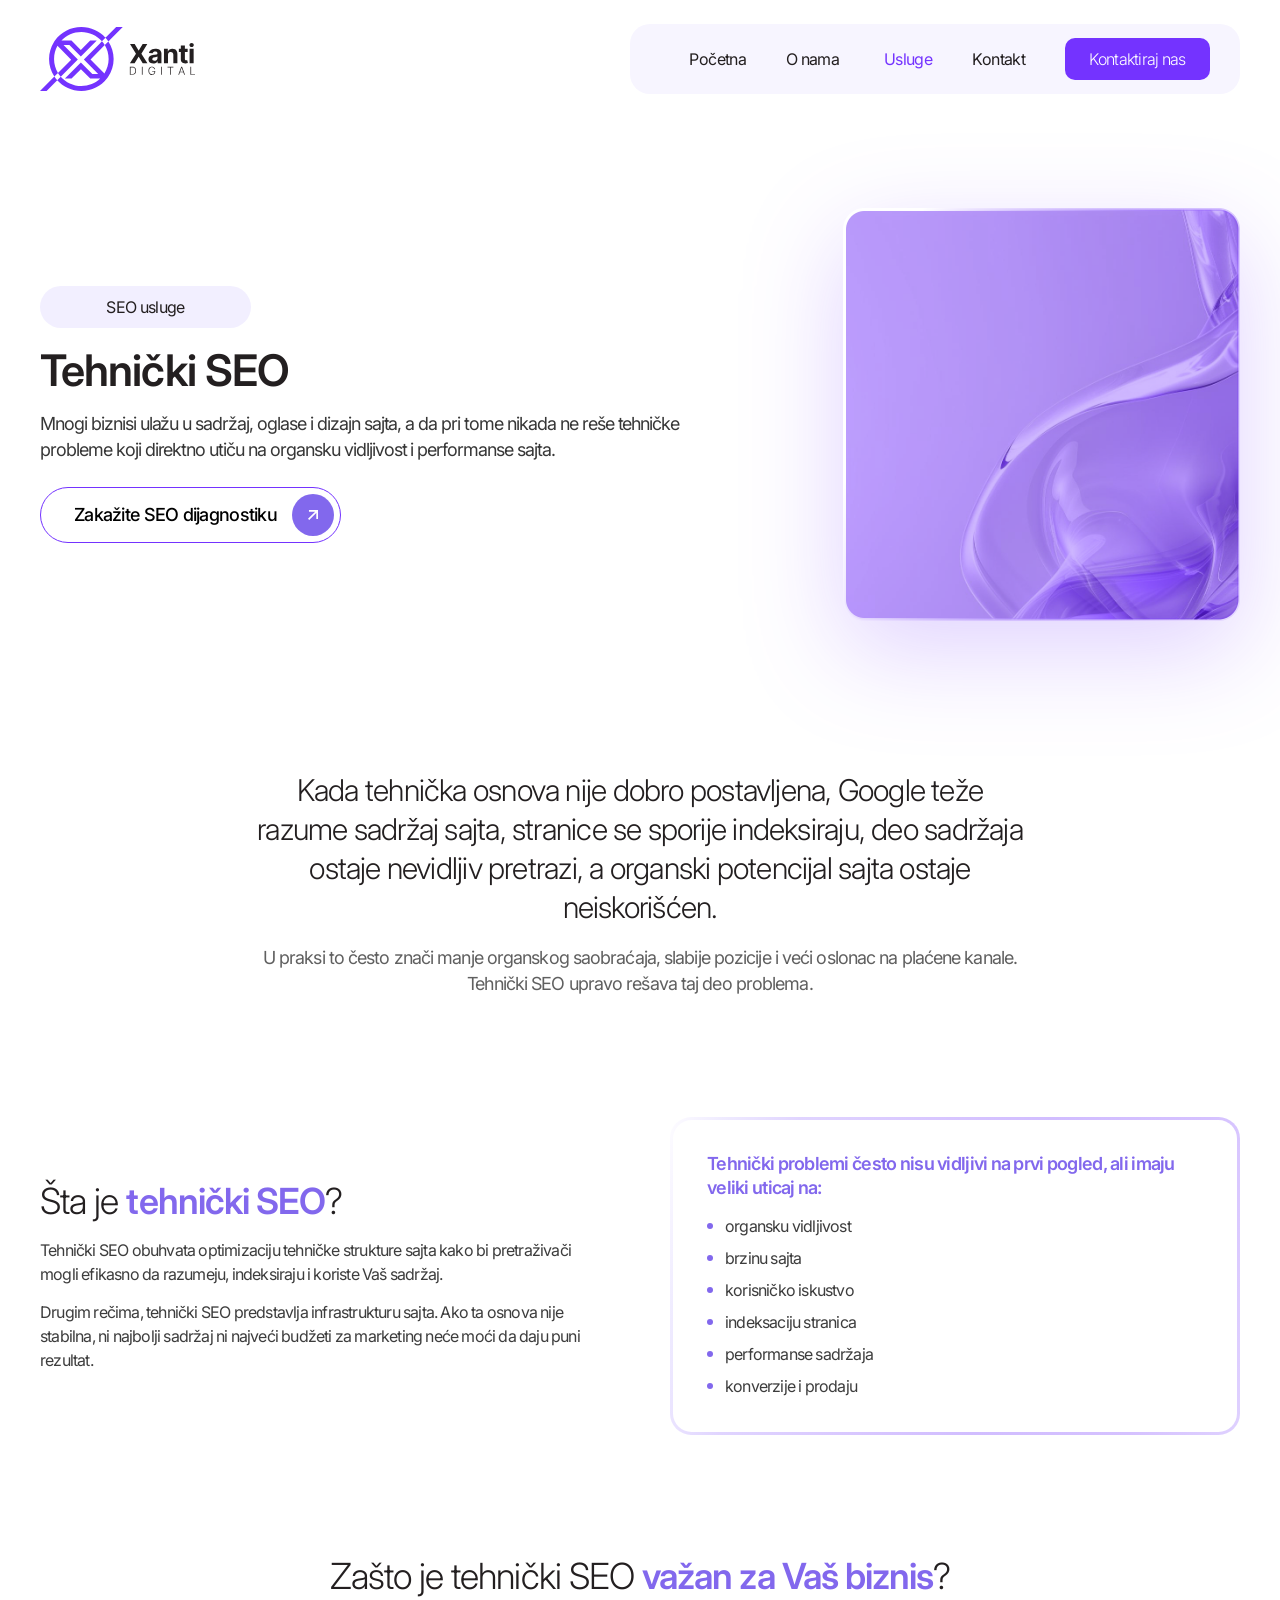
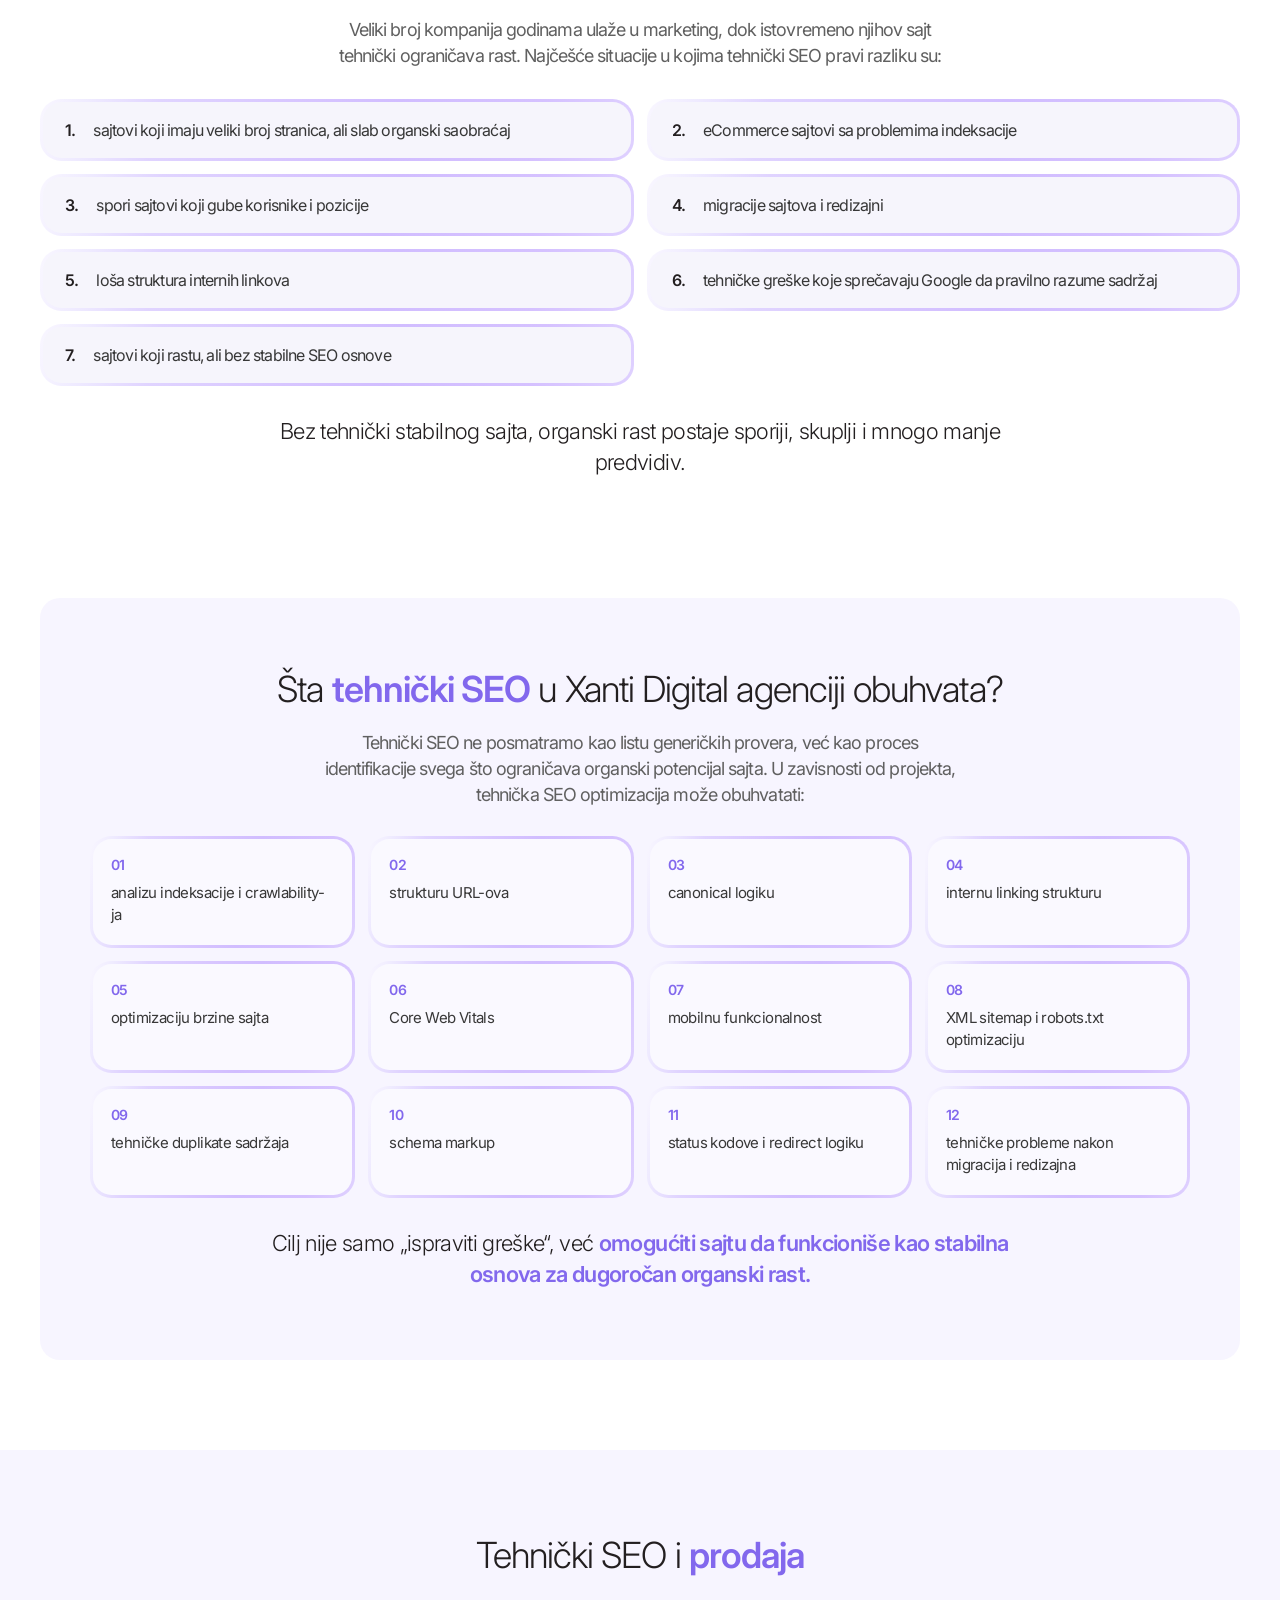
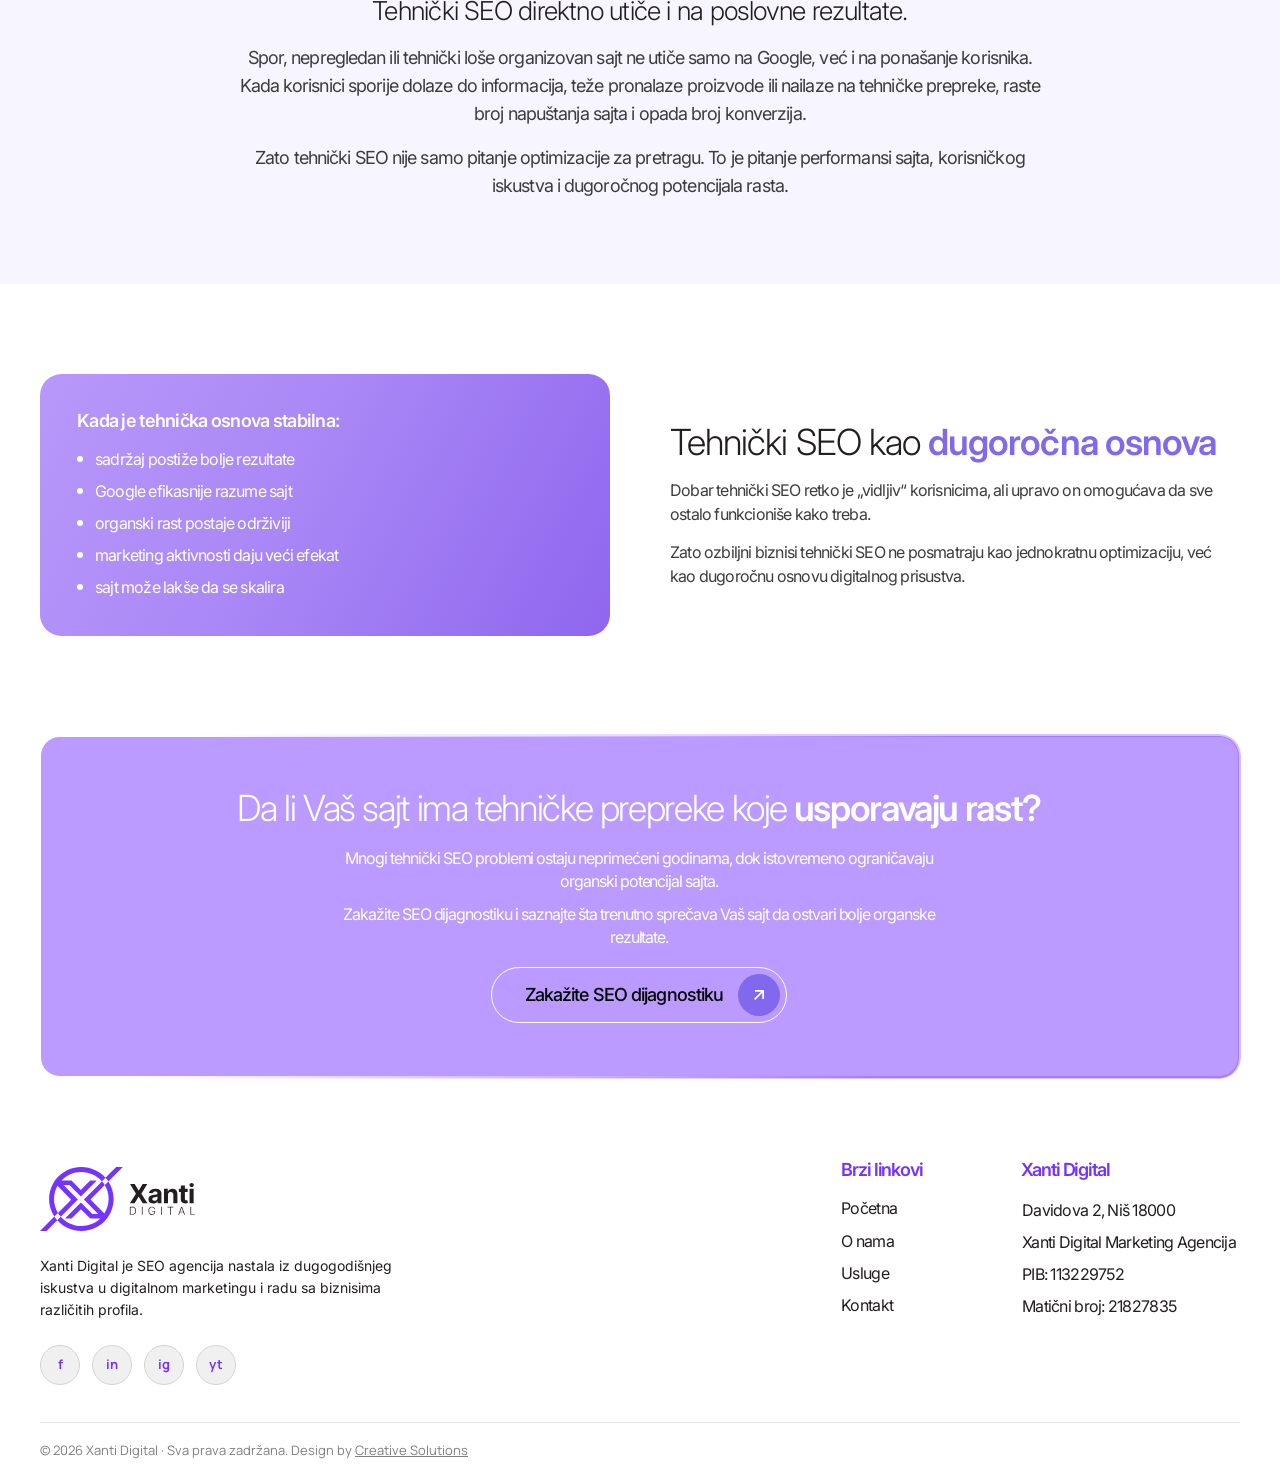
<file: tehnicki-seo.html>
<!DOCTYPE html>
<html lang="sr">
<head>
<meta charset="UTF-8">
<meta name="viewport" content="width=device-width, initial-scale=1.0">
<title>Tehnički SEO — Xanti Digital</title>
<meta name="description" content="Tehnički SEO: stabilna tehnička osnova sajta za indeksaciju, brzinu, korisničko iskustvo i dugoročan organski rast.">
<link rel="preconnect" href="https://fonts.googleapis.com">
<link rel="preconnect" href="https://fonts.gstatic.com" crossorigin>
<link href="https://fonts.googleapis.com/css2?family=Inter:wght@300;400;500;600;700&family=Manrope:wght@400;700&display=swap" rel="stylesheet">
<link rel="stylesheet" href="styles.css">
</head>
<body class="inner">

<!-- Header -->
<header class="site-header">
  <div class="nav-wrap">
    <a href="index.html" class="logo" aria-label="Xanti Digital">
      <img src="assets/logo.svg" alt="Xanti Digital" width="155" height="64">
    </a>
    <div class="nav-pill">
      <nav class="main-nav" id="mainNav">
        <a href="index.html">Početna</a>
        <a href="index.html#o-nama">O nama</a>
        <div class="nav-item">
          <a href="usluge.html" aria-current="page" aria-haspopup="true">Usluge</a>
          <div class="sub-menu">
            <a href="seo-strategija.html">SEO strategija</a>
            <a href="tehnicki-seo.html">Tehnički SEO</a>
            <a href="on-page-seo.html">On-page SEO</a>
            <a href="usluge.html#off-page-seo">Off-page SEO</a>
            <a href="usluge.html#seo-copy">SEO copy &amp; content struktura</a>
            <a href="usluge.html#lokalni-seo">Lokalni SEO</a>
            <a href="usluge.html#seo-konsultacije">SEO konsultacije</a>
          </div>
        </div>
        <a href="#kontakt">Kontakt</a>
      </nav>
      <a href="#kontakt" class="btn btn-primary nav-cta">Kontaktiraj nas</a>
    </div>
    <button class="menu-toggle" id="menuToggle" aria-label="Meni" aria-expanded="false">
      <span></span><span></span><span></span>
    </button>
  </div>
</header>


<main>
<section class="hero hero--inner hero--split">
  <div class="container hero-inner hero-split-grid">
    <div>
    <span class="pill">SEO usluge</span>
    <h1><span class="semibold">Tehnički SEO</span></h1>
        <p class="hero-sub">Mnogi biznisi ulažu u sadržaj, oglase i dizajn sajta, a da pri tome nikada ne reše tehničke probleme koji direktno utiču na organsku vidljivost i performanse sajta.</p>
    <a href="#kontakt" class="btn btn-outline btn-lg">
      Zakažite SEO dijagnostiku
      <span class="btn-arrow" aria-hidden="true"></span>
    </a>
    </div>
    <div class="hero-figure" aria-hidden="true"></div>
  </div>
</section>
<section class="section">
  <div class="container">
    <div class="lead-center">
          <p class="lead-big">Kada tehnička osnova nije dobro postavljena, Google teže razume sadržaj sajta, stranice se sporije indeksiraju, deo sadržaja ostaje nevidljiv pretrazi, a organski potencijal sajta ostaje neiskorišćen.</p>
          <p>U praksi to često znači manje organskog saobraćaja, slabije pozicije i veći oslonac na plaćene kanale. Tehnički SEO upravo rešava taj deo problema.</p>
    </div>
  </div>
</section>
<section class="section">
  <div class="container">
    <div class="split">
        <div class="text">
          <h2 class="section-title"><span class="light">Šta je </span><span class="accent semibold">tehnički SEO</span><span class="light">?</span></h2>
          <p>Tehnički SEO obuhvata optimizaciju tehničke strukture sajta kako bi pretraživači mogli efikasno da razumeju, indeksiraju i koriste Vaš sadržaj.</p>
          <p>Drugim rečima, tehnički SEO predstavlja infrastrukturu sajta. Ako ta osnova nije stabilna, ni najbolji sadržaj ni najveći budžeti za marketing neće moći da daju puni rezultat.</p>
        </div>
        <div class="list-card">
          <p class="list-label">Tehnički problemi često nisu vidljivi na prvi pogled, ali imaju veliki uticaj na:</p>
          <ul class="check-list">
            <li>organsku vidljivost</li>
            <li>brzinu sajta</li>
            <li>korisničko iskustvo</li>
            <li>indeksaciju stranica</li>
            <li>performanse sadržaja</li>
            <li>konverzije i prodaju</li>
          </ul>
        </div>
    </div>
  </div>
</section>
<section class="section">
  <div class="container">
    <div class="tiles-head">
      <h2 class="section-title center"><span class="light">Zašto je tehnički SEO </span><span class="accent semibold">važan za Vaš biznis</span><span class="light">?</span></h2>
          <p class="panel-intro">Veliki broj kompanija godinama ulaže u marketing, dok istovremeno njihov sajt tehnički ograničava rast. Najčešće situacije u kojima tehnički SEO pravi razliku su:</p>
    </div>
      <div class="row-list">
        <div class="row"><span class="row-num">1.</span><span>sajtovi koji imaju veliki broj stranica, ali slab organski saobraćaj</span></div>
        <div class="row"><span class="row-num">2.</span><span>eCommerce sajtovi sa problemima indeksacije</span></div>
        <div class="row"><span class="row-num">3.</span><span>spori sajtovi koji gube korisnike i pozicije</span></div>
        <div class="row"><span class="row-num">4.</span><span>migracije sajtova i redizajni</span></div>
        <div class="row"><span class="row-num">5.</span><span>loša struktura internih linkova</span></div>
        <div class="row"><span class="row-num">6.</span><span>tehničke greške koje sprečavaju Google da pravilno razume sadržaj</span></div>
        <div class="row"><span class="row-num">7.</span><span>sajtovi koji rastu, ali bez stabilne SEO osnove</span></div>
      </div>
      <p class="closing">Bez tehnički stabilnog sajta, organski rast postaje sporiji, skuplji i mnogo manje predvidiv.</p>
  </div>
</section>
<section class="section">
  <div class="container">
    <div class="panel">
      <h2 class="section-title center"><span class="light">Šta </span><span class="accent semibold">tehnički SEO</span><span class="light"> u Xanti Digital agenciji obuhvata?</span></h2>
          <p class="panel-intro">Tehnički SEO ne posmatramo kao listu generičkih provera, već kao proces identifikacije svega što ograničava organski potencijal sajta. U zavisnosti od projekta, tehnička SEO optimizacija može obuhvatati:</p>
      <div class="tile-grid">
        <div class="tile"><span class="tile-num">01</span>analizu indeksacije i crawlability-ja</div>
        <div class="tile"><span class="tile-num">02</span>strukturu URL-ova</div>
        <div class="tile"><span class="tile-num">03</span>canonical logiku</div>
        <div class="tile"><span class="tile-num">04</span>internu linking strukturu</div>
        <div class="tile"><span class="tile-num">05</span>optimizaciju brzine sajta</div>
        <div class="tile"><span class="tile-num">06</span>Core Web Vitals</div>
        <div class="tile"><span class="tile-num">07</span>mobilnu funkcionalnost</div>
        <div class="tile"><span class="tile-num">08</span>XML sitemap i robots.txt optimizaciju</div>
        <div class="tile"><span class="tile-num">09</span>tehničke duplikate sadržaja</div>
        <div class="tile"><span class="tile-num">10</span>schema markup</div>
        <div class="tile"><span class="tile-num">11</span>status kodove i redirect logiku</div>
        <div class="tile"><span class="tile-num">12</span>tehničke probleme nakon migracija i redizajna</div>
      </div>
      <p class="closing">Cilj nije samo „ispraviti greške“, već <strong>omogućiti sajtu da funkcioniše kao stabilna osnova za dugoročan organski rast.</strong></p>
    </div>
  </div>
</section>
<section class="section section--tint">
  <div class="container">
    <div class="band-text">
      <h2 class="section-title center"><span class="light">Tehnički SEO i </span><span class="accent semibold">prodaja</span></h2>
      <p class="band-lead">Tehnički SEO direktno utiče i na poslovne rezultate.</p>
      <p>Spor, nepregledan ili tehnički loše organizovan sajt ne utiče samo na Google, već i na ponašanje korisnika. Kada korisnici sporije dolaze do informacija, teže pronalaze proizvode ili nailaze na tehničke prepreke, raste broj napuštanja sajta i opada broj konverzija.</p>
      <p>Zato tehnički SEO nije samo pitanje optimizacije za pretragu. To je pitanje performansi sajta, korisničkog iskustva i dugoročnog potencijala rasta.</p>
    </div>
  </div>
</section>
<section class="section">
  <div class="container">
    <div class="split">
        <div class="list-card list-card--accent">
          <p class="list-label">Kada je tehnička osnova stabilna:</p>
          <ul class="check-list">
            <li>sadržaj postiže bolje rezultate</li>
            <li>Google efikasnije razume sajt</li>
            <li>organski rast postaje održiviji</li>
            <li>marketing aktivnosti daju veći efekat</li>
            <li>sajt može lakše da se skalira</li>
          </ul>
        </div>
        <div class="text">
          <h2 class="section-title"><span class="light">Tehnički SEO kao </span><span class="accent semibold">dugoročna osnova</span></h2>
          <p>Dobar tehnički SEO retko je „vidljiv“ korisnicima, ali upravo on omogućava da sve ostalo funkcioniše kako treba.</p>
          <p>Zato ozbiljni biznisi tehnički SEO ne posmatraju kao jednokratnu optimizaciju, već kao dugoročnu osnovu digitalnog prisustva.</p>
        </div>
    </div>
  </div>
</section>
<section class="cta" id="kontakt">
  <div class="container">
    <div class="cta-card cta-card--auto">
      <h2><span class="light">Da li Vaš sajt ima tehničke prepreke koje</span><span class="medium"> usporavaju rast?</span></h2>
      <p>Mnogi tehnički SEO problemi ostaju neprimećeni godinama, dok istovremeno ograničavaju organski potencijal sajta.</p>
      <p>Zakažite SEO dijagnostiku i saznajte šta trenutno sprečava Vaš sajt da ostvari bolje organske rezultate.</p>
      <a href="mailto:info@xantidigital.rs" class="btn btn-ghost-light btn-lg btn-lg--wide">
        Zakažite SEO dijagnostiku
        <span class="btn-arrow" aria-hidden="true"></span>
      </a>
    </div>
  </div>
</section>
</main>

<!-- Footer -->
<footer class="site-footer">
  <div class="container footer-grid">
    <div class="footer-brand">
      <img src="assets/logo.svg" alt="Xanti Digital" class="footer-logo">
      <p>Xanti Digital je SEO agencija nastala iz dugogodišnjeg iskustva u digitalnom marketingu i radu sa biznisima različitih profila.</p>
      <div class="socials">
        <a href="#" aria-label="Facebook">f</a>
        <a href="#" aria-label="LinkedIn">in</a>
        <a href="#" aria-label="Instagram">ig</a>
        <a href="#" aria-label="YouTube">yt</a>
      </div>
    </div>
    <div class="footer-col">
      <h4>Brzi linkovi</h4>
      <ul>
        <li><a href="index.html">Početna</a></li>
        <li><a href="index.html#o-nama">O nama</a></li>
        <li><a href="usluge.html">Usluge</a></li>
        <li><a href="#kontakt">Kontakt</a></li>
      </ul>
    </div>
    <div class="footer-col">
      <h4>Xanti Digital</h4>
      <address>
        Davidova 2, Niš 18000<br>
        Xanti Digital Marketing Agencija<br>
        PIB: 113229752<br>
        Matični broj: 21827835
      </address>
    </div>
  </div>
  <div class="container footer-bottom">
    <small>© 2026 Xanti Digital · Sva prava zadržana. Design by <a href="#">Creative Solutions</a></small>
  </div>
</footer>

<script src="script.js"></script>
</body>
</html>
</file>
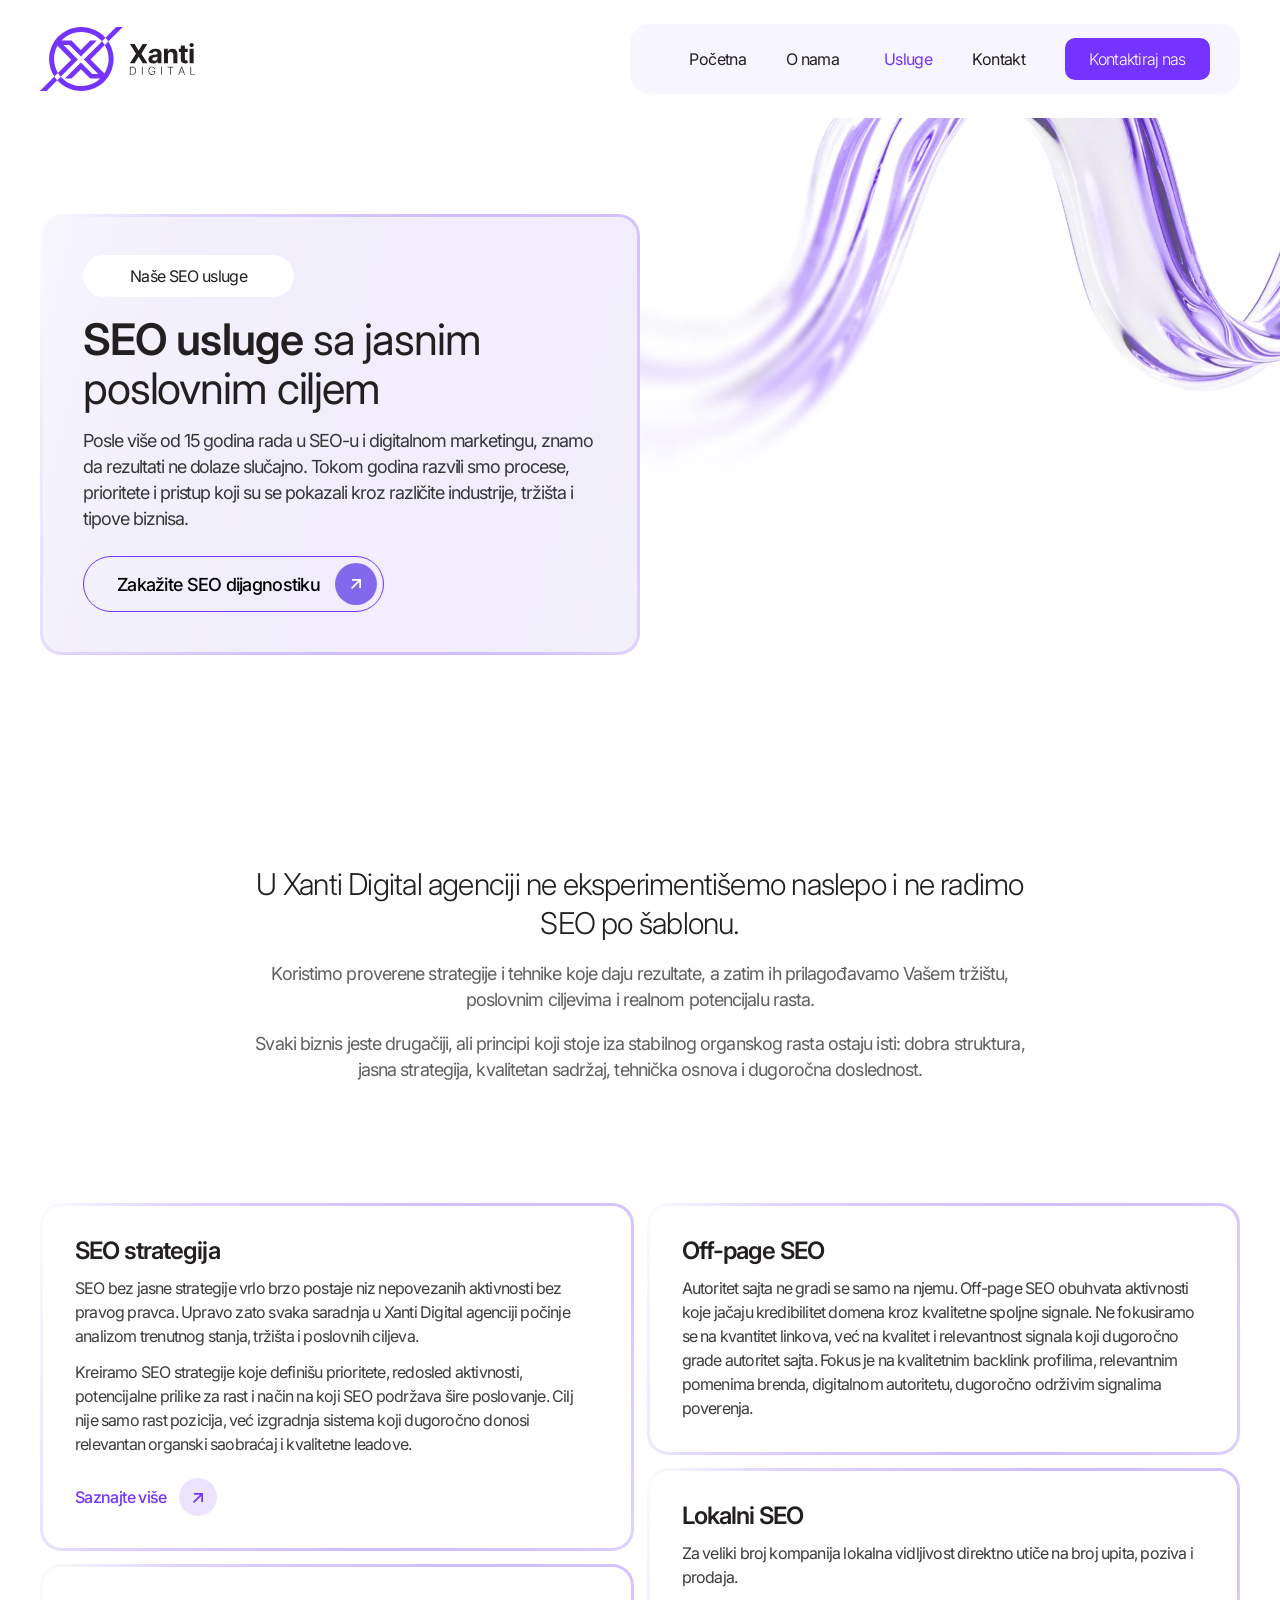
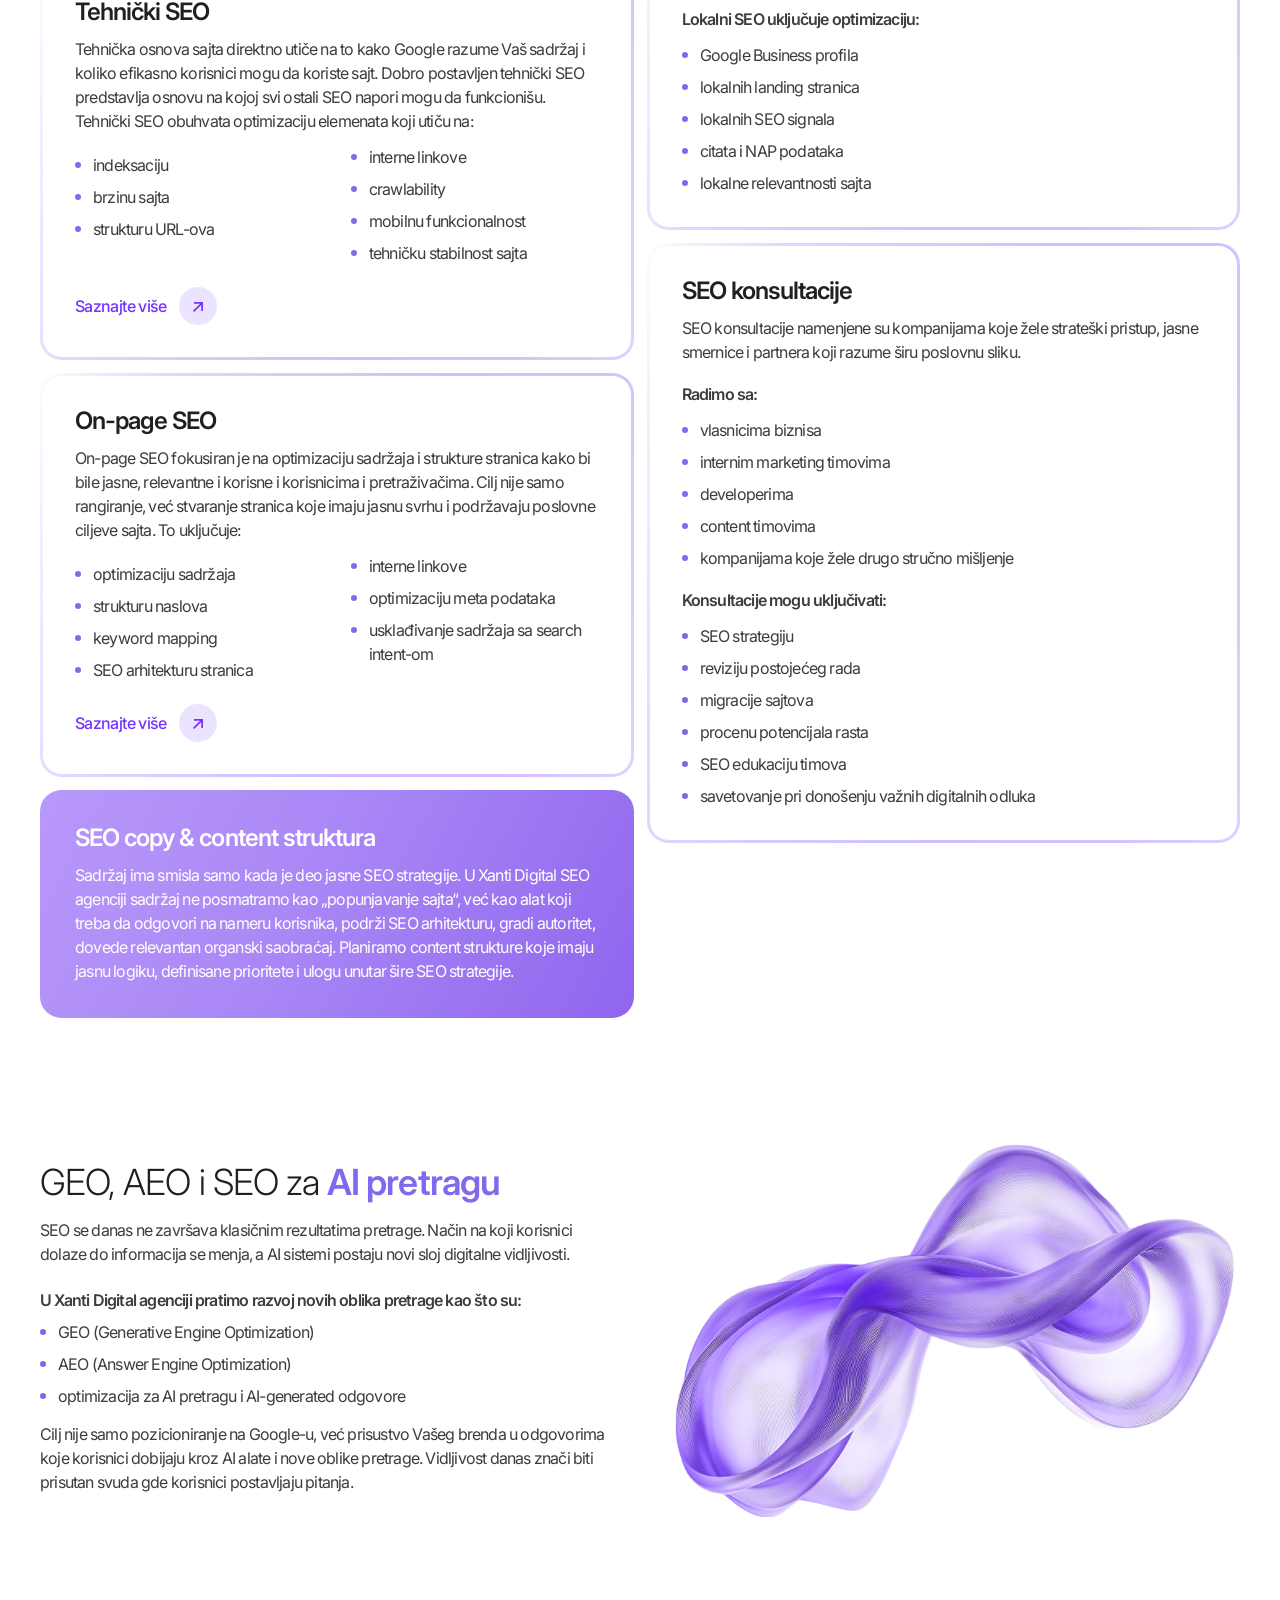
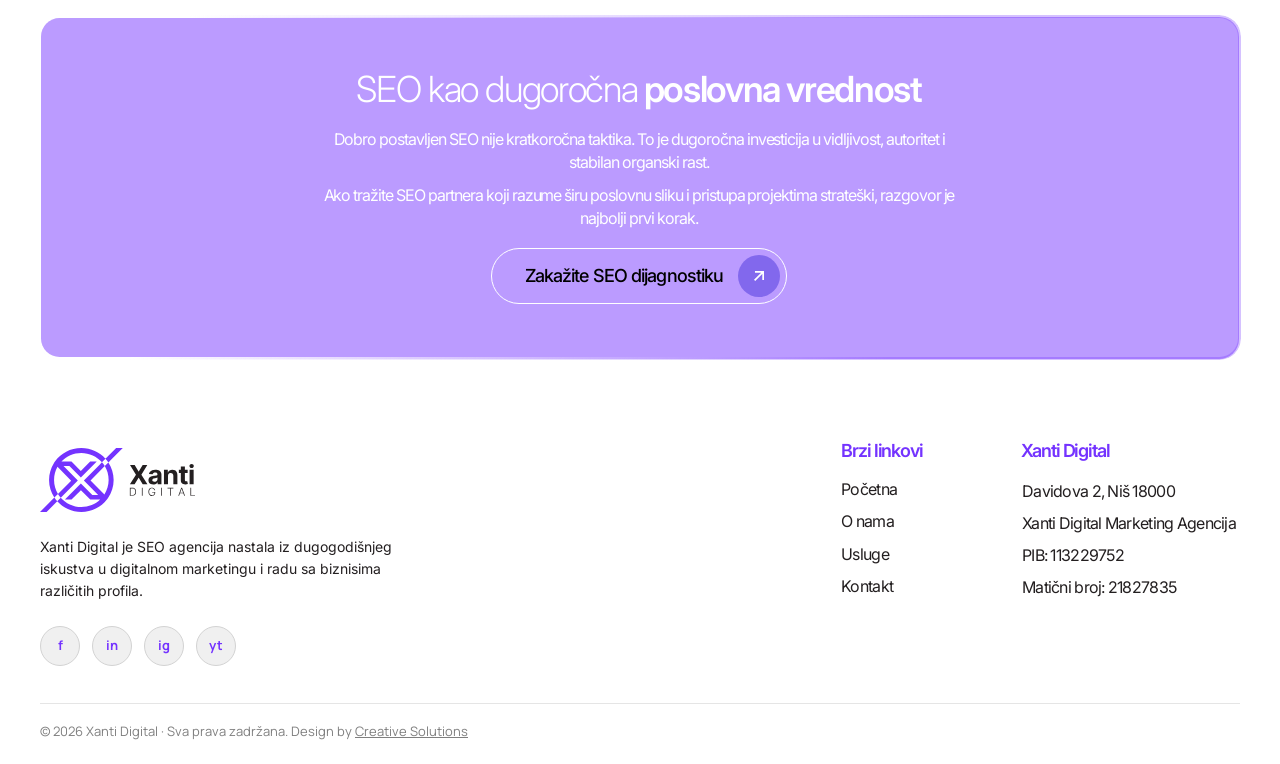
<file: usluge.html>
<!DOCTYPE html>
<html lang="sr">
<head>
<meta charset="UTF-8">
<meta name="viewport" content="width=device-width, initial-scale=1.0">
<title>SEO usluge sa jasnim poslovnim ciljem — Xanti Digital</title>
<meta name="description" content="SEO strategija, tehnički, on-page i off-page SEO, SEO copy, lokalni SEO i konsultacije — SEO usluge Xanti Digital agencije.">
<link rel="preconnect" href="https://fonts.googleapis.com">
<link rel="preconnect" href="https://fonts.gstatic.com" crossorigin>
<link href="https://fonts.googleapis.com/css2?family=Inter:wght@300;400;500;600;700&family=Manrope:wght@400;700&display=swap" rel="stylesheet">
<link rel="stylesheet" href="styles.css">
</head>
<body class="inner">

<!-- Header -->
<header class="site-header">
  <div class="nav-wrap">
    <a href="index.html" class="logo" aria-label="Xanti Digital">
      <img src="assets/logo.svg" alt="Xanti Digital" width="155" height="64">
    </a>
    <div class="nav-pill">
      <nav class="main-nav" id="mainNav">
        <a href="index.html">Početna</a>
        <a href="index.html#o-nama">O nama</a>
        <div class="nav-item">
          <a href="usluge.html" aria-current="page" aria-haspopup="true">Usluge</a>
          <div class="sub-menu">
            <a href="seo-strategija.html">SEO strategija</a>
            <a href="tehnicki-seo.html">Tehnički SEO</a>
            <a href="on-page-seo.html">On-page SEO</a>
            <a href="usluge.html#off-page-seo">Off-page SEO</a>
            <a href="usluge.html#seo-copy">SEO copy &amp; content struktura</a>
            <a href="usluge.html#lokalni-seo">Lokalni SEO</a>
            <a href="usluge.html#seo-konsultacije">SEO konsultacije</a>
          </div>
        </div>
        <a href="#kontakt">Kontakt</a>
      </nav>
      <a href="#kontakt" class="btn btn-primary nav-cta">Kontaktiraj nas</a>
    </div>
    <button class="menu-toggle" id="menuToggle" aria-label="Meni" aria-expanded="false">
      <span></span><span></span><span></span>
    </button>
  </div>
</header>


<main>
<section class="hero hero--inner hero--wave">
  <img src="assets/wave-figma.webp" alt="" class="hero-wave-bg" aria-hidden="true" width="1770" height="2000">
  <div class="container hero-inner">
    <div class="hero-card">
    <span class="pill">Naše SEO usluge</span>
    <h1><span class="semibold">SEO usluge</span> sa jasnim poslovnim ciljem</h1>
        <p class="hero-sub">Posle više od 15 godina rada u SEO-u i digitalnom marketingu, znamo da rezultati ne dolaze slučajno. Tokom godina razvili smo procese, prioritete i pristup koji su se pokazali kroz različite industrije, tržišta i tipove biznisa.</p>
    <a href="#kontakt" class="btn btn-outline btn-lg">
      Zakažite SEO dijagnostiku
      <span class="btn-arrow" aria-hidden="true"></span>
    </a>
    </div>
  </div>
</section>
<section class="section">
  <div class="container">
    <div class="lead-center">
          <p class="lead-big">U Xanti Digital agenciji ne eksperimentišemo naslepo i ne radimo SEO po šablonu.</p>
          <p>Koristimo proverene strategije i tehnike koje daju rezultate, a zatim ih prilagođavamo Vašem tržištu, poslovnim ciljevima i realnom potencijalu rasta.</p>
          <p>Svaki biznis jeste drugačiji, ali principi koji stoje iza stabilnog organskog rasta ostaju isti: dobra struktura, jasna strategija, kvalitetan sadržaj, tehnička osnova i dugoročna doslednost.</p>
    </div>
  </div>
</section>
<section class="section" id="usluge">
  <div class="container">
    <div class="svc-grid">
      <article class="svc-block" id="seo-strategija">
        <h3>SEO strategija</h3>
        <p>SEO bez jasne strategije vrlo brzo postaje niz nepovezanih aktivnosti bez pravog pravca. Upravo zato svaka saradnja u Xanti Digital agenciji počinje analizom trenutnog stanja, tržišta i poslovnih ciljeva.</p>
        <p>Kreiramo SEO strategije koje definišu prioritete, redosled aktivnosti, potencijalne prilike za rast i način na koji SEO podržava šire poslovanje. Cilj nije samo rast pozicija, već izgradnja sistema koji dugoročno donosi relevantan organski saobraćaj i kvalitetne leadove.</p>
        <a class="more-link" href="seo-strategija.html">Saznajte više</a>
      </article>
      <article class="svc-block" id="tehnicki-seo">
        <h3>Tehnički SEO</h3>
        <p>Tehnička osnova sajta direktno utiče na to kako Google razume Vaš sadržaj i koliko efikasno korisnici mogu da koriste sajt. Dobro postavljen tehnički SEO predstavlja osnovu na kojoj svi ostali SEO napori mogu da funkcionišu. Tehnički SEO obuhvata optimizaciju elemenata koji utiču na:</p>
        <ul class="check-list check-list--cols">
            <li>indeksaciju</li>
            <li>brzinu sajta</li>
            <li>strukturu URL-ova</li>
            <li>interne linkove</li>
            <li>crawlability</li>
            <li>mobilnu funkcionalnost</li>
            <li>tehničku stabilnost sajta</li>
          </ul>
        <a class="more-link" href="tehnicki-seo.html">Saznajte više</a>
      </article>
      <article class="svc-block" id="on-page-seo">
        <h3>On-page SEO</h3>
        <p>On-page SEO fokusiran je na optimizaciju sadržaja i strukture stranica kako bi bile jasne, relevantne i korisne i korisnicima i pretraživačima. Cilj nije samo rangiranje, već stvaranje stranica koje imaju jasnu svrhu i podržavaju poslovne ciljeve sajta. To uključuje:</p>
        <ul class="check-list check-list--cols">
            <li>optimizaciju sadržaja</li>
            <li>strukturu naslova</li>
            <li>keyword mapping</li>
            <li>SEO arhitekturu stranica</li>
            <li>interne linkove</li>
            <li>optimizaciju meta podataka</li>
            <li>usklađivanje sadržaja sa search intent-om</li>
          </ul>
        <a class="more-link" href="on-page-seo.html">Saznajte više</a>
      </article>
      <article class="svc-block svc-block--accent" id="seo-copy">
        <h3>SEO copy &amp; content struktura</h3>
        <p>Sadržaj ima smisla samo kada je deo jasne SEO strategije. U Xanti Digital SEO agenciji sadržaj ne posmatramo kao „popunjavanje sajta“, već kao alat koji treba da odgovori na nameru korisnika, podrži SEO arhitekturu, gradi autoritet, dovede relevantan organski saobraćaj. Planiramo content strukture koje imaju jasnu logiku, definisane prioritete i ulogu unutar šire SEO strategije.</p>
      </article>
      <article class="svc-block" id="off-page-seo">
        <h3>Off-page SEO</h3>
        <p>Autoritet sajta ne gradi se samo na njemu. Off-page SEO obuhvata aktivnosti koje jačaju kredibilitet domena kroz kvalitetne spoljne signale. Ne fokusiramo se na kvantitet linkova, već na kvalitet i relevantnost signala koji dugoročno grade autoritet sajta. Fokus je na kvalitetnim backlink profilima, relevantnim pomenima brenda, digitalnom autoritetu, dugoročno održivim signalima poverenja.</p>
      </article>
      <article class="svc-block" id="lokalni-seo">
        <h3>Lokalni SEO</h3>
        <p>Za veliki broj kompanija lokalna vidljivost direktno utiče na broj upita, poziva i prodaja.</p>
        <p class="list-label">Lokalni SEO uključuje optimizaciju:</p>
        <ul class="check-list">
            <li>Google Business profila</li>
            <li>lokalnih landing stranica</li>
            <li>lokalnih SEO signala</li>
            <li>citata i NAP podataka</li>
            <li>lokalne relevantnosti sajta</li>
          </ul>
      </article>
      <article class="svc-block" id="seo-konsultacije">
        <h3>SEO konsultacije</h3>
        <p>SEO konsultacije namenjene su kompanijama koje žele strateški pristup, jasne smernice i partnera koji razume širu poslovnu sliku.</p>
        <p class="list-label">Radimo sa:</p>
        <ul class="check-list">
            <li>vlasnicima biznisa</li>
            <li>internim marketing timovima</li>
            <li>developerima</li>
            <li>content timovima</li>
            <li>kompanijama koje žele drugo stručno mišljenje</li>
          </ul>
        <p class="list-label">Konsultacije mogu uključivati:</p>
        <ul class="check-list">
            <li>SEO strategiju</li>
            <li>reviziju postojećeg rada</li>
            <li>migracije sajtova</li>
            <li>procenu potencijala rasta</li>
            <li>SEO edukaciju timova</li>
            <li>savetovanje pri donošenju važnih digitalnih odluka</li>
          </ul>
      </article>
    </div>
  </div>
</section>
<section class="section">
  <div class="container">
    <div class="split">
        <div class="text">
          <h2 class="section-title"><span class="light">GEO, AEO i SEO za </span><span class="accent semibold">AI pretragu</span></h2>
          <p>SEO se danas ne završava klasičnim rezultatima pretrage. Način na koji korisnici dolaze do informacija se menja, a AI sistemi postaju novi sloj digitalne vidljivosti.</p>
          <p class="list-label">U Xanti Digital agenciji pratimo razvoj novih oblika pretrage kao što su:</p>
          <ul class="check-list">
            <li>GEO (Generative Engine Optimization)</li>
            <li>AEO (Answer Engine Optimization)</li>
            <li>optimizacija za AI pretragu i AI-generated odgovore</li>
          </ul>
          <p>Cilj nije samo pozicioniranje na Google-u, već prisustvo Vašeg brenda u odgovorima koje korisnici dobijaju kroz AI alate i nove oblike pretrage. Vidljivost danas znači biti prisutan svuda gde korisnici postavljaju pitanja.</p>
        </div>
        <div class="split-art" aria-hidden="true"></div>
    </div>
  </div>
</section>
<section class="cta" id="kontakt">
  <div class="container">
    <div class="cta-card cta-card--auto">
      <h2><span class="light">SEO kao dugoročna</span><span class="medium"> poslovna vrednost</span></h2>
      <p>Dobro postavljen SEO nije kratkoročna taktika. To je dugoročna investicija u vidljivost, autoritet i stabilan organski rast.</p>
      <p>Ako tražite SEO partnera koji razume širu poslovnu sliku i pristupa projektima strateški, razgovor je najbolji prvi korak.</p>
      <a href="mailto:info@xantidigital.rs" class="btn btn-ghost-light btn-lg btn-lg--wide">
        Zakažite SEO dijagnostiku
        <span class="btn-arrow" aria-hidden="true"></span>
      </a>
    </div>
  </div>
</section>
</main>

<!-- Footer -->
<footer class="site-footer">
  <div class="container footer-grid">
    <div class="footer-brand">
      <img src="assets/logo.svg" alt="Xanti Digital" class="footer-logo">
      <p>Xanti Digital je SEO agencija nastala iz dugogodišnjeg iskustva u digitalnom marketingu i radu sa biznisima različitih profila.</p>
      <div class="socials">
        <a href="#" aria-label="Facebook">f</a>
        <a href="#" aria-label="LinkedIn">in</a>
        <a href="#" aria-label="Instagram">ig</a>
        <a href="#" aria-label="YouTube">yt</a>
      </div>
    </div>
    <div class="footer-col">
      <h4>Brzi linkovi</h4>
      <ul>
        <li><a href="index.html">Početna</a></li>
        <li><a href="index.html#o-nama">O nama</a></li>
        <li><a href="usluge.html">Usluge</a></li>
        <li><a href="#kontakt">Kontakt</a></li>
      </ul>
    </div>
    <div class="footer-col">
      <h4>Xanti Digital</h4>
      <address>
        Davidova 2, Niš 18000<br>
        Xanti Digital Marketing Agencija<br>
        PIB: 113229752<br>
        Matični broj: 21827835
      </address>
    </div>
  </div>
  <div class="container footer-bottom">
    <small>© 2026 Xanti Digital · Sva prava zadržana. Design by <a href="#">Creative Solutions</a></small>
  </div>
</footer>

<script src="script.js"></script>
</body>
</html>
</file>
<file: styles.css>
/* ============ TOKENS ============ */
:root {
  --purple: #7433ff;
  --purple-soft: #8268ed;
  --purple-50: #f2efff;
  --purple-25: #f7f5ff;
  --purple-100: #ece4ff;
  --ink: #231f20;
  --ink-2: #373737;
  --ink-3: #3d3d3d;
  --ink-4: #606060;
  --muted: rgba(0, 0, 0, 0.5);
  --white: #ffffff;
  --glass: rgba(255, 255, 255, 0.4);
  --glass-border: rgba(255, 255, 255, 0.9);
  --radius: 20px;
  --radius-sm: 10px;
  --container: 1248px; /* 1200 content column (Figma x 360-1560) + 24px side padding */
  --tracking: -0.02em;
}

/* ============ RESET & BASE ============ */
* {
  box-sizing: border-box;
  margin: 0;
  padding: 0;
}
html {
  scroll-behavior: smooth;
  overflow-x: hidden;
  width: 100%;
}
body {
  font-family: 'Inter', -apple-system, system-ui, sans-serif;
  color: var(--ink);
  background: #fff;
  line-height: 1.5;
  letter-spacing: var(--tracking);
  -webkit-font-smoothing: antialiased;
  overflow-x: hidden;
}
img {
  max-width: 100%;
  display: block;
}
a {
  color: inherit;
  text-decoration: none;
}
button {
  background: none;
  border: none;
  cursor: pointer;
  font-family: inherit;
}
ul {
  list-style: none;
}

.container {
  max-width: var(--container);
  margin: 0 auto;
  padding: 0 24px;
}

/* ============ TYPOGRAPHY ============ */
h1, h2, h3, h4 {
  letter-spacing: var(--tracking);
  color: var(--ink);
}
.section-title {
  font-size: clamp(28px, 4vw, 42px);
  line-height: 1.1;
  font-weight: 500;
}
.section-title.center {
  text-align: center;
}
.light { font-weight: 300; }
.medium { font-weight: 500; }
.semibold { font-weight: 600; }
.accent { color: var(--purple); }
.accent-soft { color: var(--purple-soft); }
.muted {
  color: var(--ink-3);
  font-size: 16px;
  line-height: 1.6;
}
.muted.center { text-align: center; }
.eyebrow {
  color: var(--purple-soft);
  font-weight: 600;
  font-size: 20px;
  margin-bottom: 16px;
}
.eyebrow--purple {
  color: var(--purple);
  font-size: 22px;
  font-weight: 400;
}

/* ============ BUTTONS ============ */
.btn {
  display: inline-flex;
  align-items: center;
  justify-content: center;
  gap: 10px;
  font-weight: 500;
  border-radius: 999px;
  transition: all 0.2s ease;
  cursor: pointer;
  white-space: nowrap;
}
.btn-sm {
  padding: 10px 22px;
  font-size: 14px;
  border-radius: var(--radius-sm);
}
.btn-lg {
  padding: 14px 22px 14px 32px;
  font-size: 17px;
}
.btn-primary {
  background: var(--purple);
  color: #fff;
}
.btn-primary:hover { background: #5f1fec; transform: translateY(-1px); }

.btn-outline {
  background: #fff;
  color: var(--ink);
  border: 1px solid var(--purple);
}
.btn-outline:hover { background: var(--purple-50); }

.btn-ghost-light {
  background: transparent;
  color: #fff;
  border: 1px solid #fff;
}
.btn-ghost-light:hover { background: rgba(255,255,255,0.1); }

/* Figma 7:178 circle 42px #8268ed + 7:183 arrow */
.btn-arrow {
  width: 42px;
  height: 42px;
  border-radius: 50%;
  background: var(--purple-soft) url('assets/arrow3.svg') center / 10px 10px no-repeat;
  flex-shrink: 0;
}
.btn-arrow--light {
  background-color: #fff;
  background-image: url('assets/arrow.svg');
}

/* Figma 7:174: 211x42 at y316 */
.pill {
  display: inline-flex;
  align-items: center;
  justify-content: center;
  width: 211px;
  height: 42px;
  background: var(--purple-50);
  color: var(--ink);
  border-radius: 999px;
  font-size: 16px;
  font-weight: 400;
  letter-spacing: -0.04em;
  margin-bottom: 12px;
}

/* ============ HEADER ============ */
/* Figma 7:66 — logo 7:77 (360,27 155x64), nav pill 7:188 (950,24 610x70) */
.site-header {
  position: relative;
  z-index: 100;
}
.nav-wrap {
  max-width: var(--container);
  margin: 0 auto;
  padding: 24px;
  display: flex;
  align-items: center;
  justify-content: space-between;
  gap: 24px;
}
.logo img {
  width: 155px;
  height: 64px;
  max-width: none;
}
.nav-pill {
  display: flex;
  align-items: center;
  width: 610px;
  height: 70px;
  padding: 0 30px 0 53px;
  background: var(--purple-25);
  border-radius: var(--radius);
  flex-shrink: 0;
}
.main-nav {
  display: flex;
  gap: 29px;
}
.main-nav a {
  width: 64px;
  padding-right: 1px;
  text-align: right;
  white-space: nowrap;
  font-size: 16px;
  font-weight: 400;
  line-height: 54px;
  letter-spacing: -0.04em;
  color: var(--ink);
  transition: color 0.2s;
}
.nav-cta {
  width: 145px;
  height: 42px;
  margin-left: 39px;
  font-size: 16px;
  font-weight: 300;
  letter-spacing: -0.045em;
  border-radius: var(--radius-sm);
}
.main-nav a:hover { color: var(--purple); }

/* Usluge dropdown (desktop: on hover / keyboard focus) */
.nav-item { position: relative; display: flex; }
.sub-menu {
  position: absolute;
  top: calc(100% + 4px);
  left: 50%;
  width: 268px;
  padding: 8px;
  background: #fff;
  border: 1px solid var(--purple-100);
  border-radius: 16px;
  box-shadow: 0 18px 40px rgba(116, 51, 255, 0.16);
  opacity: 0;
  visibility: hidden;
  transform: translate(-50%, -6px);
  transition: opacity 0.18s ease, transform 0.18s ease, visibility 0.18s;
  z-index: 10;
}
/* invisible bridge so the pointer can travel from the link to the panel */
.sub-menu::before {
  content: '';
  position: absolute;
  left: 0;
  right: 0;
  top: -16px;
  height: 16px;
}
.nav-item:hover .sub-menu,
.nav-item:focus-within .sub-menu {
  opacity: 1;
  visibility: visible;
  transform: translate(-50%, 0);
}
.main-nav .sub-menu a {
  display: block;
  width: auto;
  padding: 10px 14px;
  text-align: left;
  font-size: 15px;
  line-height: 20px;
  letter-spacing: -0.03em;
  border-radius: 10px;
}
.main-nav .sub-menu a:hover {
  background: var(--purple-50);
  color: var(--purple);
}

.menu-toggle {
  display: none;
  flex-direction: column;
  gap: 5px;
  padding: 8px;
}
.menu-toggle span {
  display: block;
  width: 22px;
  height: 2px;
  background: var(--ink);
  border-radius: 2px;
}

/* ============ TOP STAGE (hero + about + better-seo share one wave) ============ */
.top-stage {
  position: relative;
}
/* Wave: assets/wave-figma.webp is the rendered Figma export of group 19:128
   (all effects baked in, no CSS filters). It covers frame x 0-1920, y 460-2629,
   i.e. full width, and starts 968px above the "Bolji SEO" title (y 1428).
   Anchor sits at the top of .better-seo (title is 80px below it). */
.wave-anchor {
  position: relative;
  height: 0;
  z-index: 0;
  pointer-events: none;
  container-type: inline-size;
}
.stage-wave {
  position: absolute;
  left: 0;
  top: calc(80px - 968 / 1920 * 100cqw);
  width: 100%;
  max-width: none;
  height: auto;
  display: block;
}
.about .container,
.better-seo .container {
  position: relative;
  z-index: 2;
}

/* ============ HERO ============ */
/* Figma (page y; hero starts at y118 under the header):
   pill y316, title 7:110 y370 (810x154), sub 7:111 y518 (551x77), CTA 7:185 y612 (214x56) */
.hero {
  position: relative;
  padding: 198px 0 113px;
  text-align: center;
}
/* Cloud 13:267 — assets/hero-cloud.webp has every effect baked in (rotation 157deg, opacity .6,
   progressive blur ~2px at the top -> ~20px at the bottom); parameters were fitted against the
   Figma render. The asset covers frame x511-1393, y-112..903 (hero starts at y118). No CSS filters. */
.hero-cloud {
  position: absolute;
  top: -230px;
  left: calc(50% - 449px);
  width: 882px;
  height: 1015px;
  background: url('assets/hero-cloud.webp') center / 100% 100% no-repeat;
  pointer-events: none;
  z-index: 0;
}
.hero-inner {
  position: relative;
  z-index: 1;
}
.hero h1 {
  max-width: 810px;
  margin: -1px auto 11px;
  font-size: 64px;
  line-height: 69px; /* measured line pitch in the Figma render */
  font-weight: 400;
  letter-spacing: -0.014em;
}
.hero h1 .semibold { font-weight: 600; letter-spacing: -0.021em; }
.hero-sub {
  color: var(--ink-2);
  font-size: 18px;
  line-height: 26px;
  letter-spacing: -1.03px;
  max-width: 551px;
  margin: 0 auto 16px;
}
.hero .btn-lg {
  width: 214px;
  height: 56px;
  padding: 0 6px 0 33px;
  justify-content: space-between;
  gap: 0;
  background: transparent;
  color: #000;
  font-size: 18px;
  font-weight: 500;
  letter-spacing: -0.04em;
}

/* ============ ABOUT ============ */
.about {
  padding: 60px 0 310px; /* Figma: about text ends y1038, Better SEO section starts y1348 */
  text-align: center;
}
/* Figma: title 7:104 y841 (762x127), text 7:103 y986 (744x52) */
.about-title {
  font-size: 36px;
  line-height: calc(127px / 3);
  font-weight: 300;
  letter-spacing: -0.026em;
  max-width: 762px;
  margin: 0 auto 18px;
}
.about-title .accent { color: var(--purple-soft); }
.about-sub {
  color: var(--ink-4);
  font-size: 18px;
  line-height: 26px;
  letter-spacing: -1.03px;
  max-width: 744px;
  margin: 0 auto;
}

/* ============ BETTER SEO ============ */
/* Figma: title 7:187 y1428, text 7:186 y1486 (606w), eyebrow 13:198 y1608,
   text 13:197 y1639 (567w); process card starts at y2192 */
.better-seo {
  position: relative;
  padding: 80px 0 352px;
  z-index: 2;
}
.better-seo .section-title {
  font-size: 42px;
  line-height: 43px;
  letter-spacing: -0.026em;
}
.better-seo .section-title .accent { color: var(--purple-soft); }
.better-seo .muted {
  color: var(--ink-2);
  font-size: 18px;
  line-height: 26px;
  letter-spacing: -1.03px;
  margin-top: 15px;
}
.better-seo .eyebrow {
  font-size: 20px;
  line-height: 23px;
  letter-spacing: -0.97px;
  margin-bottom: 0;
}
.better-seo .eyebrow + .muted {
  color: var(--ink-3);
  font-size: 16px;
  line-height: 24px;
  letter-spacing: -1.03px;
  margin-top: 8px;
  max-width: 567px;
}
.about {
  position: relative;
  z-index: 2;
}
.hero {
  position: relative;
  z-index: 2;
}
.better-grid {
  position: relative;
  z-index: 1;
  max-width: 606px;
  margin-left: 0;
}
.better-grid > div + div {
  margin-top: 18px;
}

/* ============ PROCESS ============ */
/* Figma: card 16:282 x360 y2192 1200x576; title 7:172 y2262 (2x40); intro 7:105 y2361 (643x78);
   steps 13:248.. 212x235 at y2467, x 410/632/854/1076/1298 */
.process {
  position: relative;
  z-index: 1;
  padding: 60px 0 104px;
}
.process-card {
  background: rgba(242, 239, 255, 0.6);
  border-radius: var(--radius);
  height: 576px;
  padding: 70px 50px 0;
}
.process-card .section-title {
  font-size: 36px;
  line-height: 40px;
  letter-spacing: -0.026em;
}
.process-intro {
  max-width: 643px;
  margin: 19px auto 28px;
  color: var(--ink-4);
  font-size: 18px;
  line-height: 26px;
  letter-spacing: -1.03px;
}
.process-steps {
  display: flex;
  gap: 10px;
}
/* 3px gradient stroke centred on the 212x235 rect edge (so the box is 215x238, pulled out 1.5px) */
.step-card {
  flex: 0 0 215px;
  height: 238px;
  margin: -1.5px;
  padding: 18.5px 0 0 18.5px;
  border: 3px solid transparent;
  border-radius: 21.5px;
  background:
    linear-gradient(#faf9ff, #faf9ff) padding-box,
    linear-gradient(104deg, #f9f7ff 0%, #efebff 8%, #e0d4ff 20%, #d7c5ff 43%, #d1bdff 59%, #d5c1ff 83%, #dfd1ff 100%) border-box;
}
.step-card:first-child { padding-left: 23.5px; }
.step-card h3 {
  color: var(--purple-soft);
  font-size: 16px;
  font-weight: 600;
  margin-top: -1px;
  line-height: 43px;
  letter-spacing: -0.04em;
  white-space: nowrap;
}
.step-card p {
  margin-top: -4px;
  font-size: 14px;
  line-height: 23.8px;
  letter-spacing: -0.04em;
  color: #383838;
}
.step-card:nth-child(1) p { width: 173px; }
.step-card:nth-child(2) p { width: 171px; }
.step-card:nth-child(3) p { width: 172px; }
.step-card:nth-child(4) p { width: 175px; }
.step-card:nth-child(5) p { width: 168px; }

/* ============ SERVICES ============ */
/* Figma: title 7:116 y2952, intro 7:120 y3000 (594w), grid y3079: columns 393/394/393, rows 200, gap 10.
   Text / arrow offsets inside each card are the per-card Figma values (they differ slightly per card). */
.services {
  position: relative;
  padding: 80px 0 120px;
}
.section-head {
  text-align: center;
  position: relative;
  z-index: 1;
}
.services .section-title {
  margin-top: -1px;
  font-size: 36px;
  line-height: 43px;
  letter-spacing: -0.026em;
}
.section-head p {
  max-width: 594px;
  margin: 6px auto 27px;
  color: var(--ink-3);
  font-size: 16px;
  line-height: 26px;
  letter-spacing: -1.03px;
}
.services-grid {
  position: relative;
  z-index: 1;
  display: grid;
  grid-template-columns: 393px 394px 393px;
  grid-template-rows: 200px 200px 200px;
  gap: 10px;
}
/* 3px gradient stroke centred on the card edge -> box grows 1.5px on every side */
.service-card {
  position: relative;
  margin: -1.5px;
  border: 3px solid transparent;
  border-radius: 21.5px;
  background:
    linear-gradient(#fff, #fff) padding-box,
    linear-gradient(104deg, #fdfcff 0%, #efebff 8%, #e0d4ff 20%, #d7c5ff 43%, #d1bdff 59%, #d5c1ff 83%, #dfd1ff 100%) border-box;
}
.service-card--tehnicki { grid-column: 1; grid-row: 1 / span 2; --tx: 25px; --ty: 26px; --py: 60px; --pw: 334px; --ax: 327px; --ay: 346px; }
.service-card--onpage   { grid-column: 2; grid-row: 1;          --tx: 25px; --ty: 22px; --py: 57px; --pw: 352px; --ax: 332px; --ay: 138px; }
.service-card--kons     { grid-column: 3; grid-row: 1;          --tx: 30px; --ty: 22px; --py: 52px; --pw: 340px; --ax: 327px; --ay: 134px; }
.service-card--copy     { grid-column: 2; grid-row: 2 / span 2; --tx: 25px; --ty: 27px; --py: 59px; --pw: 331px; --ax: 328px; --ay: 344px; }
.service-card--strat    { grid-column: 3; grid-row: 2;          --tx: 26px; --ty: 26px; --py: 60px; --pw: 345px; --ax: 327px; --ay: 136px; }
.service-card--offpage  { grid-column: 1; grid-row: 3;          --tx: 25px; --ty: 24px; --py: 57px; --pw: 314px; --ax: 327px; --ay: 134px; }
.service-card--lokalni  { grid-column: 3; grid-row: 3;          --tx: 25px; --ty: 24px; --py: 53px; --pw: 344px; --ax: 327px; --ay: 138px; }

.service-card--onpage h3 { margin-left: -2px; }
/* children are positioned from the Figma rect corner = 1.5px inside the border box */
.service-card h3,
.service-card p,
.service-arrow {
  position: absolute;
}
.service-card h3 {
  left: calc(var(--tx) - 1.5px);
  top: calc(var(--ty) - 1.5px);
  font-size: 20px;
  font-weight: 600;
  line-height: 23px;
  letter-spacing: -0.05em;
  white-space: nowrap;
  color: var(--ink);
}
.service-card p {
  left: calc(var(--tx) - 1.5px);
  top: calc(var(--py) - 3px);
  width: var(--pw);
  font-size: 16px;
  line-height: 24px;
  letter-spacing: -1.03px;
  color: var(--ink-3);
}
.service-arrow {
  left: calc(var(--ax) - 1.5px);
  top: calc(var(--ay) - 1.5px);
  width: 45.34px;
  height: 45.34px;
  border-radius: 50%;
  background: var(--purple-100) url('assets/arrow.svg') center / 9.86px 9.86px no-repeat;
}
/* Purple card 16:271: background (gradient + glass swirl) is the Figma render of the rect, 398x414 */
.service-card--accent {
  border: 0;
  background: url('assets/service-copy-bg.png') center / 100% 100% no-repeat;
  margin: -2px;
}
.service-card--accent h3 { left: calc(var(--tx) + 2px); top: calc(var(--ty) + 2px); color: #fff; }
.service-card--accent p { left: calc(var(--tx) + 2px); top: calc(var(--py) + 0.5px); color: #fff; }
.service-card--accent .service-arrow {
  left: calc(var(--ax) + 2px);
  top: calc(var(--ay) + 2px);
  background-color: #fff;
}

/* ============ GEO ============ */
/* Figma: title 16:279 y4019, text 16:280 y4076 (481w), eyebrow 19:4 y4186, 19:5 y4233,
   list 19:15 y4262 (x373, dots x360), closing text 19:19 y4365. Section starts at y3819. */
.geo {
  position: relative;
  padding: 200px 0 167px;
}
/* Swirl 19:3: rendered Figma output (rotation + hue blend baked in), frame x840-1630, y3924-4448 */
.geo-swirl {
  position: absolute;
  top: 105px;
  left: calc(50% - 120px);
  width: 790px;
  height: 524px;
  background: url('assets/geo-swirl.png') center / 100% 100% no-repeat;
  pointer-events: none;
  z-index: 0;
}
.geo-content {
  position: relative;
  z-index: 2;
}
.geo-content .section-title {
  font-size: 36px;
  line-height: 43px;
  letter-spacing: -0.026em;
}
.geo-content .section-title .accent { color: var(--purple-soft); }
.geo-content .muted {
  font-size: 16px;
  line-height: 24px;
  letter-spacing: -1.03px;
  color: var(--ink-3);
}
.geo-content .section-title + .muted {
  max-width: 481px;
  margin-top: 14px;
}
.geo-content .eyebrow {
  margin: 17px 0 8px;
  font-size: 22px;
  font-weight: 400;
  line-height: 37px;
  letter-spacing: -1.05px;
  color: var(--purple);
}
.geo-content .eyebrow + .muted { line-height: 23px; }
.dot-list {
  margin: 5px 0 7px;
}
.dot-list li {
  position: relative;
  padding-left: 13px;
  color: var(--ink-3);
  font-size: 16px;
  line-height: 24px;
  letter-spacing: -1.03px;
}
.dot-list li::before {
  content: '';
  position: absolute;
  left: 0;
  top: 10px;
  width: 6px;
  height: 6px;
  border-radius: 50%;
  background: var(--purple-soft);
}

/* ============ FAQ ============ */
/* Figma: card 19:58 x360 y4732 1200x591 #f7f5ff; title 19:47 y4802; dividers 19:23.. x410 1100w.
   Row heights / text offsets per question are the Figma values (rows 48,48,48,48,48,52,52). */
.faq {
  padding: 80px 0 10px;
}
.faq-card {
  background: var(--purple-25);
  border-radius: var(--radius);
  padding: 70px 50px 68.7px;
}
.faq-card .section-title {
  font-size: 36px;
  line-height: 43px;
  letter-spacing: -0.026em;
  margin-bottom: 19.3px;
}
.faq-card .section-title .accent { color: var(--purple-soft); }
.faq-item { --row: 48px; --qy: 11.6px; --iy: 19.6px; }
.faq-item:nth-of-type(1) { --qy: 12.2px; --iy: 22.6px; }
.faq-item:nth-of-type(3) { --qy: 12.6px; }
.faq-item:nth-of-type(4) { --qy: 10.6px; }
.faq-item:nth-of-type(5) { --qy: 11.6px; --iy: 17.6px; }
.faq-item:nth-of-type(6) { --row: 52px; --qy: 15.2px; --iy: 21.2px; }
.faq-item:nth-of-type(7) { --row: 52px; --qy: 17.2px; --iy: 21.2px; }
.faq-item summary {
  list-style: none;
  cursor: pointer;
  position: relative;
  height: var(--row);
  padding-top: var(--qy);
  border-bottom: 1px solid #a9a9aa;
  font-size: 18px;
  line-height: 22px;
  letter-spacing: -1.05px;
  color: #000;
}
.faq-item summary::-webkit-details-marker { display: none; }
/* plus / minus 14x14 at the right end of the divider */
.faq-item summary::before,
.faq-item summary::after {
  content: '';
  position: absolute;
  right: 0;
  top: calc(var(--iy) + 6.5px);
  width: 14px;
  height: 1px;
  background: #000;
}
.faq-item summary::after { transform: rotate(90deg); }
.faq-item[open] summary::after { display: none; }
.faq-answer {
  height: 46px;
  padding-top: 3.7px;
  border-bottom: 1px solid #a9a9aa;
  color: var(--ink-3);
  font-size: 14px;
  line-height: 32px;
  letter-spacing: -0.03px;
}

/* ============ CTA ============ */
/* Figma: card 19:130 x359 y5373 1200x261, fill rgba(116,51,255,.49), 3px centred stroke that runs
   from white (left) to translucent purple (right); title 19:115 y5424; text 19:117 y5484; button y5525 */
.cta {
  padding: 40px 0 30px;
}
.cta-card {
  position: relative;
  left: -1px;
  height: 261px;
  padding-top: 51px;
  background: rgba(116, 51, 255, 0.49);
  border-radius: var(--radius);
  text-align: center;
  color: #fff;
}
.cta-card::before {
  content: '';
  position: absolute;
  inset: -1.5px;
  border: 3px solid transparent;
  border-radius: 21.5px;
  background: linear-gradient(100deg, #fff 0%, #fff 12%, rgba(116, 51, 255, 0.3) 72%) border-box;
  -webkit-mask: linear-gradient(#000 0 0) padding-box, linear-gradient(#000 0 0);
  -webkit-mask-composite: xor;
  mask: linear-gradient(#000 0 0) padding-box exclude, linear-gradient(#000 0 0);
  pointer-events: none;
}
.cta-card h2 {
  font-size: 36px;
  line-height: 43px;
  letter-spacing: -0.038em;
  color: #fff;
}
.cta-card h2 .light { font-weight: 300; }
.cta-card h2 .medium { font-weight: 600; }
.cta-card p {
  margin: 17px 0 18px;
  font-size: 16px;
  line-height: 23px;
  letter-spacing: -1.03px;
}
.cta-card .btn-lg {
  position: relative;
  width: 214px;
  height: 56px;
  padding: 0 6px 0 33px;
  justify-content: space-between;
  gap: 0;
  color: #000;
  font-size: 18px;
  font-weight: 500;
  letter-spacing: -0.05em;
}

/* ============ FOOTER ============ */
/* Figma: brand 54:33 x360 y5723; headings 54:73 x1161 / 54:75 x1341 at y5704; rule 54:26 y5978; copyright y5997 */
.site-footer {
  padding: 40px 0 24px;
}
.footer-grid {
  display: grid;
  grid-template-columns: 801px 180px 1fr;
}
.footer-brand { margin-top: 19px; }
.footer-logo {
  width: 155px;
  height: 64px;
  max-width: none;
  margin-bottom: 24px;
}
.footer-brand p {
  color: var(--ink);
  font-size: 14px;
  line-height: 22px;
  letter-spacing: 0;
  width: 360px;
  margin-bottom: 24px;
}
.socials {
  display: flex;
  gap: 12px;
}
.socials a {
  width: 40px;
  height: 40px;
  border-radius: 50%;
  background: #f0f0f0;
  border: 1px solid #d3d3d3;
  display: inline-flex;
  align-items: center;
  justify-content: center;
  font-family: 'Manrope', sans-serif;
  font-weight: 700;
  font-size: 13px;
  letter-spacing: 0;
  color: var(--purple);
  transition: all 0.2s;
}
.socials a:hover {
  background: var(--purple);
  color: #fff;
}
.footer-col h4 {
  color: var(--purple);
  font-size: 18px;
  font-weight: 600;
  line-height: 43px;
  letter-spacing: -0.06em;
}
.footer-col ul { margin-top: 1.6px; }
.footer-col ul li { line-height: 32.33px; }
.footer-col a {
  color: var(--ink);
  font-size: 16px;
  letter-spacing: -0.04em;
  transition: color 0.2s;
}
.footer-col a:hover { color: var(--purple); }
.footer-col address {
  margin-top: 3px;
  padding-left: 1px;
  font-style: normal;
  color: var(--ink);
  font-size: 16px;
  line-height: 32px;
  letter-spacing: -0.045em;
  white-space: nowrap;
}
.footer-bottom {
  margin-top: 37px;
}
.footer-bottom::before {
  content: '';
  display: block;
  height: 1px;
  background: #e5e5e5;
  margin-bottom: 18px;
}
.footer-bottom small {
  display: block;
  color: #7f7f7f;
  font-family: 'Manrope', sans-serif;
  font-size: 13px;
  line-height: 18px;
  letter-spacing: 0;
}
.footer-bottom a {
  color: inherit;
  text-decoration: underline;
}

/* ============ SUB-SECTIONS (home: "Šta dobijate..." and "Da li je Xanti Digital...") ============ */
/* Figma has these as small eyebrow lines; on request they are full two-tone H2 titles,
   same typography as the other section titles, without any box. */
.sub-block { margin-top: 44px; }
.better-grid > .sub-block { margin-top: 44px; }
.sub-block .sub-title {
  font-size: 32px;
  line-height: 38px;
  font-weight: 500;
  letter-spacing: -0.026em;
  color: var(--ink);
}
.sub-block .sub-title .accent { color: var(--purple-soft); white-space: nowrap; }
.sub-block .sub-title + .muted {
  margin-top: 12px;
  max-width: 567px;
  color: var(--ink-3);
  font-size: 16px;
  line-height: 24px;
  letter-spacing: -1.03px;
}
.geo-content .sub-block { max-width: 500px; }
.geo-content .sub-block .dot-list { margin-bottom: 8px; }
@media (max-width: 560px) {
  .sub-block { margin-top: 34px; }
  .sub-block .sub-title { font-size: 26px; line-height: 31px; }
}

/* ============ INNER PAGES (usluge + service detail) ============ */
/* No Figma frames exist for these pages: they reuse the home page components
   (hero + cloud, lavender panel, gradient-stroke cards, purple card, CTA). Layout is fluid. */
.main-nav a[aria-current="page"] { color: var(--purple); }

.hero--inner { padding-bottom: 90px; }
.hero--inner h1 { max-width: 920px; }
.hero--inner h1 .light { font-weight: 300; }
.hero-kicker {
  max-width: 640px;
  margin: 12px auto 0;
  font-size: 24px;
  font-weight: 300;
  line-height: 32px;
  letter-spacing: -0.03em;
  color: var(--ink);
}
.hero--inner .hero-sub { max-width: 640px; margin-top: 14px; }
.hero--inner .btn-lg,
.cta-card .btn-lg--wide {
  width: auto;
  gap: 15px;
}

.section {
  position: relative;
  z-index: 2;
  padding: 60px 0;
}
.inner .section-title {
  font-size: clamp(28px, 3.2vw, 36px);
  line-height: 1.2;
  letter-spacing: -0.026em;
}
.inner .section-title .accent { color: var(--purple-soft); }

.lead-center {
  max-width: 780px;
  margin: 0 auto;
  text-align: center;
}
.lead-center .lead-big {
  font-size: clamp(22px, 2.6vw, 30px);
  font-weight: 300;
  line-height: 1.3;
  letter-spacing: -0.026em;
  color: var(--ink);
}
.lead-center p + p { margin-top: 18px; }
.lead-center p:not(.lead-big) {
  font-size: 18px;
  line-height: 26px;
  letter-spacing: -0.05em;
  color: var(--ink-4);
}

.text p,
.panel-intro,
.svc-block p {
  font-size: 16px;
  line-height: 24px;
  letter-spacing: -0.05em;
  color: var(--ink-3);
}
.text p { margin-top: 14px; }
.text .list-label { margin-top: 22px; }

.split {
  display: grid;
  grid-template-columns: minmax(0, 1fr) minmax(0, 1fr);
  gap: 60px;
  align-items: center;
}
.split--top { align-items: start; }

.list-label {
  font-size: 18px;
  font-weight: 600;
  line-height: 24px;
  letter-spacing: -0.04em;
  color: var(--purple-soft);
}
.check-list li {
  position: relative;
  margin-top: 8px;
  padding-left: 18px;
  font-size: 16px;
  line-height: 24px;
  letter-spacing: -0.05em;
  color: var(--ink-3);
}
.check-list li::before {
  content: '';
  position: absolute;
  left: 0;
  top: 9px;
  width: 6px;
  height: 6px;
  border-radius: 50%;
  background: var(--purple-soft);
}
.check-list--cols { columns: 2; column-gap: 28px; }
.check-list--cols li { break-inside: avoid; }

/* white card with the same gradient stroke as the home service cards */
.list-card,
.svc-block,
.tile {
  border: 3px solid transparent;
  border-radius: 21.5px;
  background:
    linear-gradient(#fff, #fff) padding-box,
    linear-gradient(104deg, #fdfcff 0%, #efebff 8%, #e0d4ff 20%, #d7c5ff 43%, #d1bdff 59%, #d5c1ff 83%, #dfd1ff 100%) border-box;
}
.list-card { padding: 32px 34px 34px; }
.list-card .check-list { margin-top: 14px; }
/* purple card (home "SEO copy" card colours) */
.list-card--accent,
.svc-block--accent {
  border: 0;
  background: linear-gradient(118deg, #b898fa 0%, #a987f6 45%, #8f66ee 100%);
}
.list-card--accent { padding: 35px 37px 37px; }
.list-card--accent .list-label,
.list-card--accent .check-list li,
.svc-block--accent h3,
.svc-block--accent p,
.svc-block--accent .check-list li { color: #fff; }
.list-card--accent .check-list li::before,
.svc-block--accent .check-list li::before { background: #fff; }

.panel {
  background: rgba(242, 239, 255, 0.6);
  border-radius: var(--radius);
  padding: 70px 50px;
  text-align: center;
}
.panel-intro {
  max-width: 643px;
  margin: 19px auto 0;
  color: var(--ink-4);
  font-size: 18px;
  line-height: 26px;
}
.tiles-head { text-align: center; }
.tile-grid {
  --cols: 4;
  display: flex;
  flex-wrap: wrap;
  justify-content: center;
  gap: 13px;
  margin-top: 28px;
  text-align: left;
}
.tile-grid--3 { --cols: 3; }
.tile {
  flex: 0 0 calc((100% - (var(--cols) - 1) * 13px) / var(--cols));
  min-height: 112px;
  padding: 17px 18px 18px;
  font-size: 15px;
  line-height: 22px;
  letter-spacing: -0.04em;
  color: #383838;
}
.panel .tile {
  background:
    linear-gradient(#faf9ff, #faf9ff) padding-box,
    linear-gradient(104deg, #f9f7ff 0%, #efebff 8%, #e0d4ff 20%, #d7c5ff 43%, #d1bdff 59%, #d5c1ff 83%, #dfd1ff 100%) border-box;
}
.tile-num {
  display: block;
  margin-bottom: 8px;
  font-size: 14px;
  font-weight: 600;
  line-height: 18px;
  color: var(--purple-soft);
}
.closing {
  max-width: 760px;
  margin: 30px auto 0;
  text-align: center;
  font-size: clamp(18px, 2vw, 22px);
  font-weight: 300;
  line-height: 1.4;
  letter-spacing: -0.03em;
  color: var(--ink);
}
.closing strong { font-weight: 600; color: var(--purple-soft); }
.text p.closing {
  margin: 26px 0 0;
  text-align: left;
  font-size: clamp(18px, 2vw, 22px);
  line-height: 1.4;
  letter-spacing: -0.03em;
  color: var(--ink);
}
.text > p.closing:first-child { margin-top: 0; }

.split-art {
  width: 100%;
  aspect-ratio: 790 / 524;
  background: url('assets/geo-swirl.png') center / contain no-repeat;
}

/* usluge overview */
.svc-grid { columns: 2; column-gap: 13px; }
.svc-block {
  break-inside: avoid;
  margin-bottom: 13px;
  padding: 30px 32px 32px;
  scroll-margin-top: 24px;
}
.svc-block--accent { padding: 33px 35px 35px; }
.svc-block h3 {
  margin-bottom: 10px;
  font-size: 24px;
  font-weight: 600;
  line-height: 30px;
  letter-spacing: -0.04em;
}
.svc-block p + p { margin-top: 12px; }
.svc-block .check-list { margin-top: 12px; }
.svc-block .list-label { margin-top: 18px; font-size: 16px; }
.more-link {
  display: inline-flex;
  align-items: center;
  gap: 12px;
  margin-top: 22px;
  font-size: 16px;
  font-weight: 500;
  letter-spacing: -0.04em;
  color: var(--purple);
}
.more-link::after {
  content: '';
  width: 38px;
  height: 38px;
  border-radius: 50%;
  background: var(--purple-100) url('assets/arrow.svg') center / 9.86px 9.86px no-repeat;
  transition: transform 0.2s;
}
.more-link:hover::after { transform: translate(2px, -2px); }

.cta-card--auto {
  height: auto;
  padding: 51px 40px 55px;
}
.cta-card--auto p {
  max-width: 640px;
  margin-left: auto;
  margin-right: auto;
}
.cta-card--auto p + p { margin-top: -8px; }

/* ---- page variants (layouts taken from the second Figma frame "xanti digitali_ 2") ---- */
/* hero A: left-aligned glass card over the wave */
.hero--wave {
  padding: 96px 0 150px;
  text-align: left;
  overflow: hidden;
}
.hero-wave-bg {
  position: absolute;
  top: -500px;
  right: -40px;
  width: min(1420px, 82%);
  height: auto;
  max-width: none;
  pointer-events: none;
  z-index: 0;
}
.hero-card {
  max-width: 600px;
  padding: 38px 40px 40px;
  border: 3px solid transparent;
  border-radius: 21.5px;
  background:
    linear-gradient(rgba(246, 245, 252, 0.86), rgba(246, 245, 252, 0.86)) padding-box,
    linear-gradient(104deg, #fdfcff 0%, #efebff 8%, #e0d4ff 20%, #d7c5ff 43%, #d1bdff 59%, #d5c1ff 83%, #dfd1ff 100%) border-box;
  -webkit-backdrop-filter: blur(10px);
  backdrop-filter: blur(10px);
}
.hero--wave h1,
.hero--split h1 {
  max-width: none;
  margin: 0;
  font-size: clamp(34px, 3.4vw, 52px);
  line-height: 1.12;
  letter-spacing: -0.026em;
}
.hero--wave .hero-sub,
.hero--split .hero-sub {
  max-width: none;
  margin: 16px 0 24px;
}
.hero--wave .pill,
.hero--split .pill { margin-bottom: 18px; }
.hero--wave .pill { background: #fff; }

/* hero B: text left, illustration right */
.hero--split {
  padding: 90px 0 90px;
  text-align: left;
}
.hero-split-grid {
  display: grid;
  grid-template-columns: minmax(0, 1.15fr) minmax(0, 0.85fr);
  gap: 70px;
  align-items: center;
}
.hero--split .hero-kicker { margin: 14px 0 0; max-width: none; }
.hero-figure {
  justify-self: end;
  width: min(397px, 100%);
  aspect-ratio: 794 / 826;
  background: url('assets/illustration.png') center / contain no-repeat;
  filter: drop-shadow(0 30px 50px rgba(116, 51, 255, 0.22));
}

/* hero C: centred text in a soft gradient panel */
.hero--panel { padding: 30px 0 60px; }
.hero-panel {
  position: relative;
  overflow: hidden;
  padding: 84px 40px 96px;
  border-radius: 28px;
  background: linear-gradient(180deg, #f7f5ff 0%, #f1ebff 45%, #d9c9fd 100%);
}
.hero-panel::after {
  content: '';
  position: absolute;
  right: -90px;
  bottom: -150px;
  width: 520px;
  aspect-ratio: 790 / 524;
  background: url('assets/geo-swirl.png') center / contain no-repeat;
  mix-blend-mode: multiply;
  opacity: 0.55;
  pointer-events: none;
}
.hero-panel > * { position: relative; z-index: 1; }
.hero--panel .pill { background: #fff; }
.hero--panel h1 { margin-top: 0; }

/* numbered rows (process rows of the second frame) */
.row-list {
  display: grid;
  grid-template-columns: 1fr 1fr;
  gap: 13px;
  margin-top: 30px;
  text-align: left;
}
.row-list--single { grid-template-columns: 1fr; max-width: 880px; margin-left: auto; margin-right: auto; }
.row {
  display: flex;
  align-items: center;
  gap: 18px;
  padding: 16px 22px;
  border: 3px solid transparent;
  border-radius: 21.5px;
  background:
    linear-gradient(#f6f5fc, #f6f5fc) padding-box,
    linear-gradient(104deg, #f9f7ff 0%, #efebff 8%, #e0d4ff 20%, #d7c5ff 43%, #d1bdff 59%, #d5c1ff 83%, #dfd1ff 100%) border-box;
  font-size: 16px;
  line-height: 24px;
  letter-spacing: -0.05em;
  color: var(--ink-2);
}
.row-num {
  flex: 0 0 auto;
  font-size: 16px;
  font-weight: 600;
  color: var(--ink);
}

/* big-number feature cards */
.feature-grid {
  display: grid;
  grid-template-columns: repeat(3, 1fr);
  gap: 13px;
  margin-top: 30px;
  text-align: left;
}
.feature {
  padding: 26px 28px 30px;
  border: 3px solid transparent;
  border-radius: 21.5px;
  background:
    linear-gradient(#fff, #fff) padding-box,
    linear-gradient(104deg, #fdfcff 0%, #efebff 8%, #e0d4ff 20%, #d7c5ff 43%, #d1bdff 59%, #d5c1ff 83%, #dfd1ff 100%) border-box;
  font-size: 18px;
  line-height: 26px;
  letter-spacing: -0.05em;
  color: var(--ink);
}
.feature-num {
  display: block;
  margin-bottom: 18px;
  font-size: 44px;
  font-weight: 300;
  line-height: 1;
  letter-spacing: -0.04em;
  color: var(--purple-soft);
}

/* full-width tinted band */
.section--tint {
  margin: 30px 0;
  padding: 84px 0;
  background: var(--purple-25);
}
.band-text {
  max-width: 820px;
  margin: 0 auto;
  text-align: center;
}
.band-text p {
  margin-top: 16px;
  font-size: 18px;
  line-height: 28px;
  letter-spacing: -0.05em;
  color: var(--ink-3);
}
.band-text p.band-lead {
  font-size: clamp(20px, 2.2vw, 26px);
  font-weight: 300;
  line-height: 1.35;
  letter-spacing: -0.03em;
  color: var(--ink);
}

@media (max-width: 900px) {
  .hero--wave { padding: 60px 0 90px; }
  .hero-wave-bg { width: 150%; right: -45%; top: -260px; opacity: 0.55; }
  .hero-card { padding: 26px 22px 28px; }
  .hero-split-grid { grid-template-columns: 1fr; gap: 36px; }
  .hero--split { padding: 56px 0 50px; }
  .hero-figure { justify-self: center; width: min(300px, 80%); }
  .hero-panel { padding: 54px 20px 70px; border-radius: 22px; }
  .hero-panel::after { width: 300px; right: -70px; bottom: -90px; }
  .row-list { grid-template-columns: 1fr; }
  .feature-grid { grid-template-columns: 1fr; }
  .feature-num { font-size: 36px; margin-bottom: 12px; }
  .section--tint { padding: 54px 0; }
}

/* home: whole service card is a link */
a.service-arrow::after {
  content: '';
  position: absolute;
  inset: -400px;
}
.service-card { overflow: hidden; }
.service-card:hover .service-arrow { transform: translate(2px, -2px); }
.service-arrow { transition: transform 0.2s; }

@media (max-width: 900px) {
  .split { grid-template-columns: 1fr; gap: 32px; }
  .split-art { order: -1; max-width: 420px; margin: 0 auto; }
  .svc-grid { columns: 1; }
  .tile-grid, .tile-grid--3 { --cols: 2; }
  .tile { min-height: 0; }
  .panel { padding: 44px 20px; }
  .section { padding: 40px 0; }
  .hero-kicker { font-size: 20px; line-height: 28px; }
  .check-list--cols { columns: 1; }
  .cta-card--auto { padding: 44px 22px; }
}
@media (max-width: 480px) {
  .tile-grid, .tile-grid--3 { --cols: 1; }
}

/* ============ RESPONSIVE ============ */
@media (max-width: 1260px) {
  .nav-wrap { gap: 12px; padding: 16px 24px; }
  /* Mobile menu: the nav pill becomes a floating card under the header */
  .nav-pill {
    position: absolute;
    top: calc(100% - 6px);
    left: 16px;
    right: 16px;
    width: auto;
    height: auto;
    flex-direction: column;
    align-items: stretch;
    padding: 10px;
    background: rgba(255, 255, 255, 0.94);
    -webkit-backdrop-filter: blur(16px);
    backdrop-filter: blur(16px);
    border: 1px solid var(--purple-100);
    border-radius: var(--radius);
    box-shadow: 0 18px 40px rgba(116, 51, 255, 0.16);
    opacity: 0;
    visibility: hidden;
    transform: translateY(-8px);
    transition: opacity 0.2s ease, transform 0.2s ease, visibility 0.2s;
  }
  .site-header.menu-open .nav-pill {
    opacity: 1;
    visibility: visible;
    transform: none;
  }
  .main-nav {
    flex-direction: column;
    gap: 2px;
  }
  .main-nav a {
    width: auto;
    padding: 13px 16px;
    text-align: left;
    font-size: 17px;
    font-weight: 500;
    line-height: 1.3;
    letter-spacing: -0.02em;
    border-radius: 12px;
  }
  .main-nav a:hover,
  .main-nav a:active {
    background: var(--purple-50);
    color: var(--purple);
  }
  .nav-item { flex-direction: column; }
  .sub-menu,
  .nav-item:hover .sub-menu,
  .nav-item:focus-within .sub-menu {
    position: static;
    width: auto;
    margin: 0 0 6px 16px;
    padding: 0 0 0 10px;
    background: none;
    border: 0;
    border-left: 2px solid var(--purple-100);
    border-radius: 0;
    box-shadow: none;
    opacity: 1;
    visibility: visible;
    transform: none;
  }
  .sub-menu::before { display: none; }
  .main-nav .sub-menu a {
    padding: 9px 12px;
    font-size: 15px;
    font-weight: 400;
    color: var(--ink-3);
  }
  .nav-cta {
    width: auto;
    height: 50px;
    margin: 8px 0 0;
    font-size: 17px;
    font-weight: 500;
    letter-spacing: -0.02em;
    border-radius: 12px;
  }
  .menu-toggle {
    display: flex;
    align-items: center;
    justify-content: center;
    width: 46px;
    height: 46px;
    padding: 0;
    border-radius: 14px;
    background: var(--purple-25);
    transition: background 0.2s;
  }
  .menu-toggle span {
    transition: transform 0.2s ease, opacity 0.2s ease, background 0.2s;
  }
  .site-header.menu-open .menu-toggle { background: var(--purple); }
  .site-header.menu-open .menu-toggle span { background: #fff; }
  .site-header.menu-open .menu-toggle span:nth-child(1) { transform: translateY(7px) rotate(45deg); }
  .site-header.menu-open .menu-toggle span:nth-child(2) { opacity: 0; }
  .site-header.menu-open .menu-toggle span:nth-child(3) { transform: translateY(-7px) rotate(-45deg); }

  .footer-grid {
    grid-template-columns: 1fr;
    gap: 36px;
  }
  .better-grid { max-width: 100%; }
  .geo-content { max-width: 100%; }
  .geo-swirl { left: 10%; width: 90%; height: auto; aspect-ratio: 790 / 524; opacity: 0.4; }
  .services-grid {
    grid-template-columns: repeat(2, 1fr);
    grid-template-rows: auto;
  }
  .service-card--tehnicki,
  .service-card--onpage,
  .service-card--kons,
  .service-card--copy,
  .service-card--strat,
  .service-card--offpage,
  .service-card--lokalni {
    grid-column: auto;
    grid-row: auto;
  }
  .service-card { min-height: 200px; padding: 24px 24px 80px; }
  .service-card h3,
  .service-card p { position: static; width: auto; white-space: normal; }
  .service-card p { margin-top: 10px; }
  .service-arrow,
  .service-card--accent .service-arrow { left: auto; top: auto; right: 20px; bottom: 20px; }
  .service-card--accent { background-size: cover; border-radius: 20px; }
  .process-steps {
    grid-template-columns: repeat(2, 1fr);
  }
  .process-card {
    padding: 40px 24px;
  }
  .faq-card {
    padding: 40px 24px;
  }
  .faq-item summary { height: auto; min-height: var(--row); padding-right: 28px; padding-bottom: 12px; }
  .faq-answer { height: auto; line-height: 1.6; padding: 10px 0; }
  .cta-card {
    left: 0;
    height: auto;
    padding: 48px 24px;
  }
  .footer-brand p { width: auto; }
  .footer-col address { white-space: normal; }
}

/* Fluid fallbacks for the fixed desktop (Figma 1920) measurements */
@media (max-width: 1260px) {
  .hero { padding: 96px 0 80px; }
  .hero h1 { font-size: clamp(34px, 7vw, 64px); line-height: 1.1; margin: 0 auto 16px; }
  .hero-cloud { top: -300px; }
  .about { padding: 40px 0 80px; }
  .about-title { font-size: clamp(24px, 4.4vw, 36px); line-height: 1.25; }
  .wave-anchor { display: none; }
  .better-seo { padding: 60px 0; }
  .better-seo .section-title,
  .process-card .section-title,
  .services .section-title,
  .geo-content .section-title,
  .faq-card .section-title,
  .cta-card h2 { font-size: clamp(28px, 5vw, 36px); line-height: 1.2; }
  .process { padding: 40px 0 60px; }
  .process-card { height: auto; padding: 48px 24px; }
  .process-steps { flex-wrap: wrap; gap: 13px; }
  .step-card { flex: 1 1 215px; height: auto; min-height: 238px; padding: 18.5px; }
  .step-card:first-child { padding-left: 18.5px; }
  .step-card:nth-child(n) p { width: auto; }
  .step-card h3 { white-space: normal; }
  .services { padding: 60px 0; }
  .service-card { margin: 0; }
  .service-card--accent { margin: 0; }
  .service-card--onpage h3 { margin-left: 0; }
  .geo { padding: 60px 0; overflow: hidden; }
  .geo-swirl { top: 40px; }
  .faq { padding: 40px 0 10px; }
  .faq-card { padding-bottom: 40px; }
  .site-footer { padding: 40px 0 24px; }
  .footer-brand { margin-top: 0; }
}

@media (max-width: 560px) {
  .services-grid {
    grid-template-columns: 1fr;
  }
  .process-steps {
    grid-template-columns: 1fr;
  }
  .hero {
    padding: 48px 0 72px;
  }
  .about,
  .better-seo,
  .services,
  .geo,
  .faq {
    padding-top: 48px;
    padding-bottom: 48px;
  }
  .btn-lg {
    padding: 10px 18px 10px 24px;
    font-size: 15px;
  }
  .btn-arrow {
    width: 36px;
    height: 36px;
  }
}
</file>
